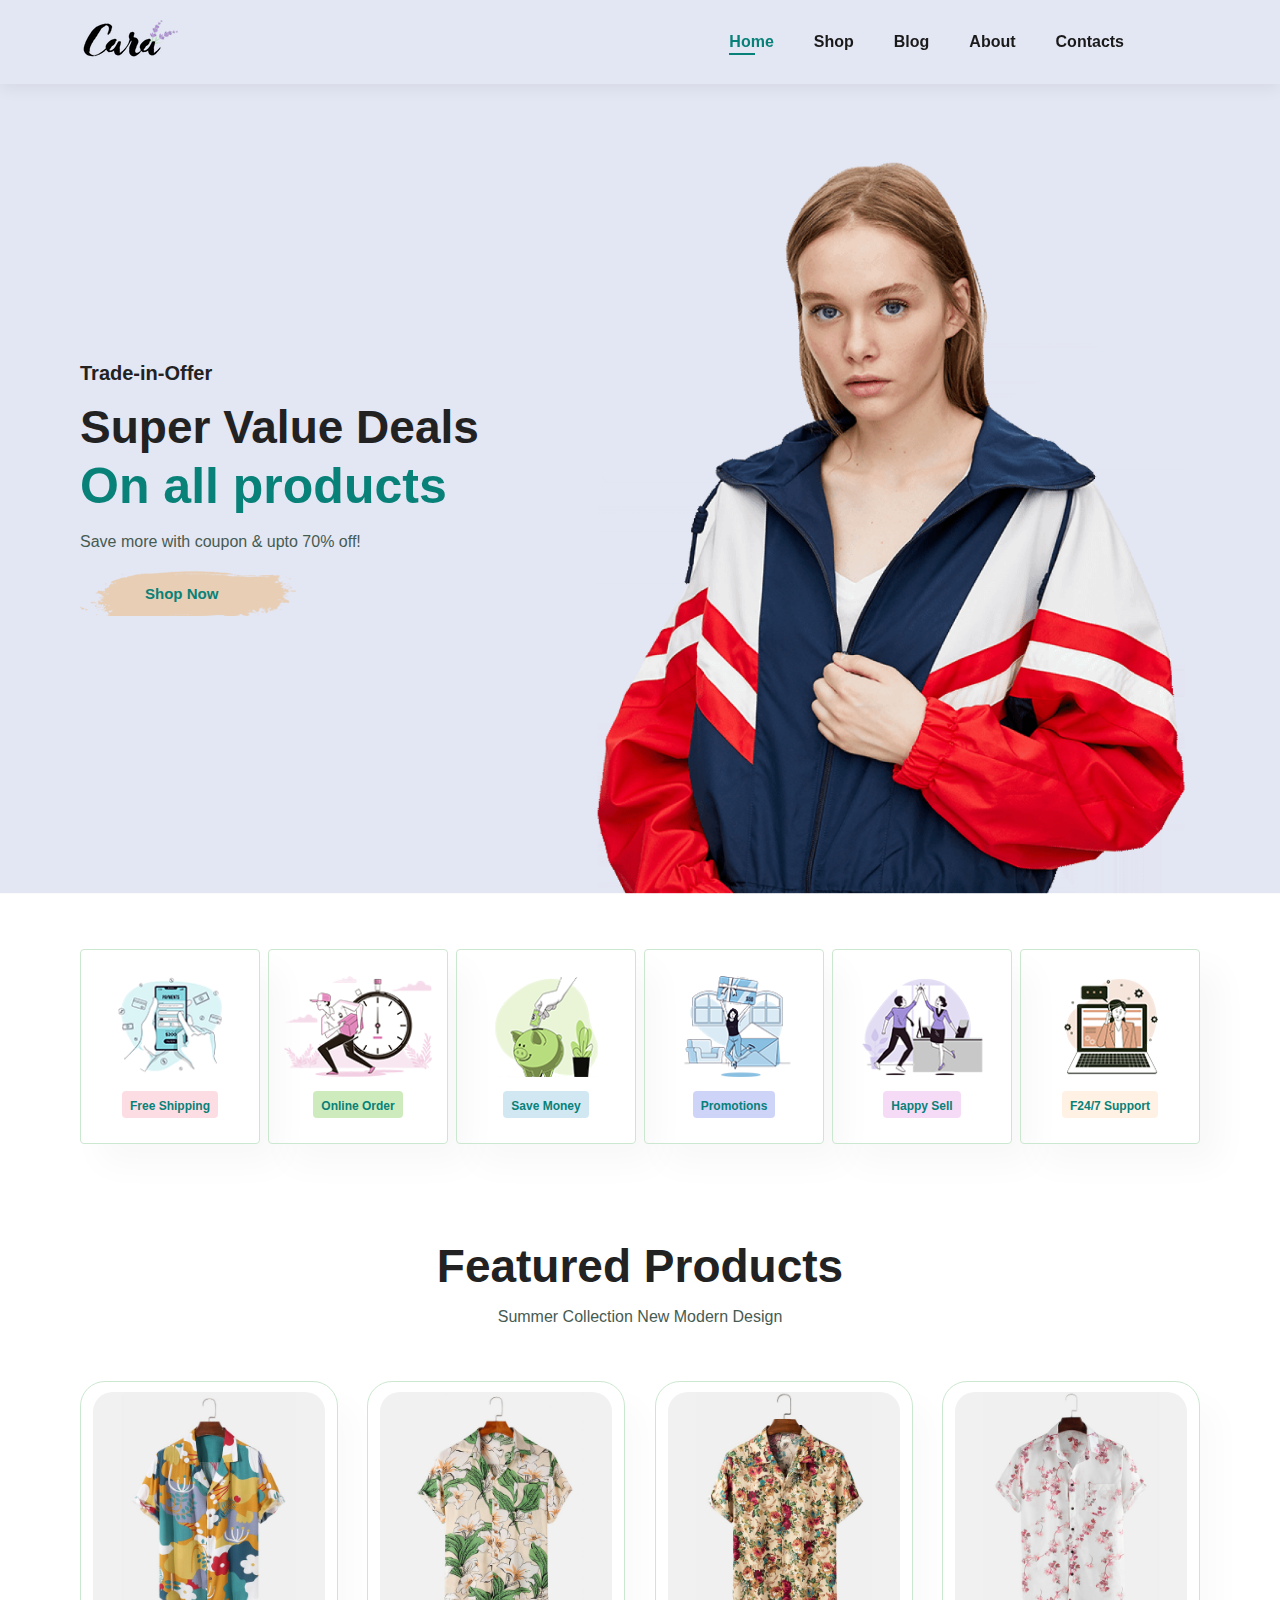
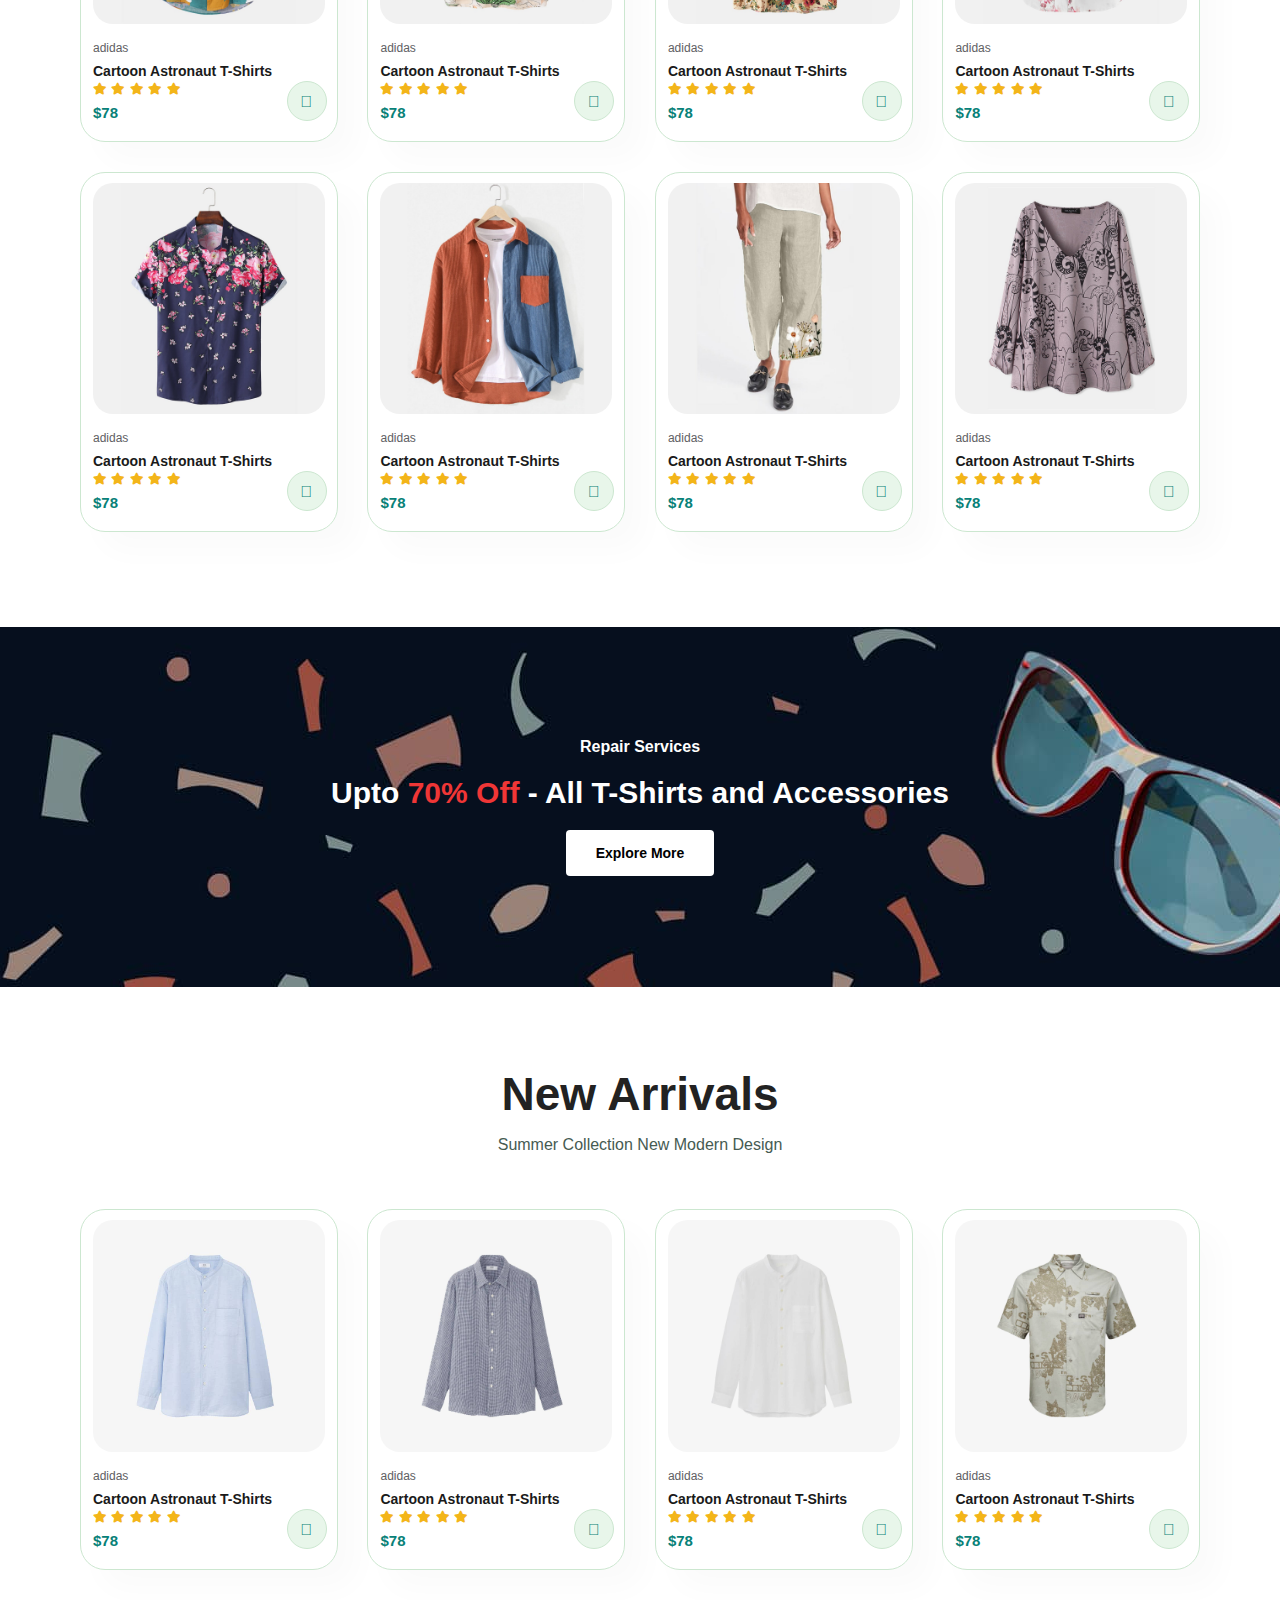
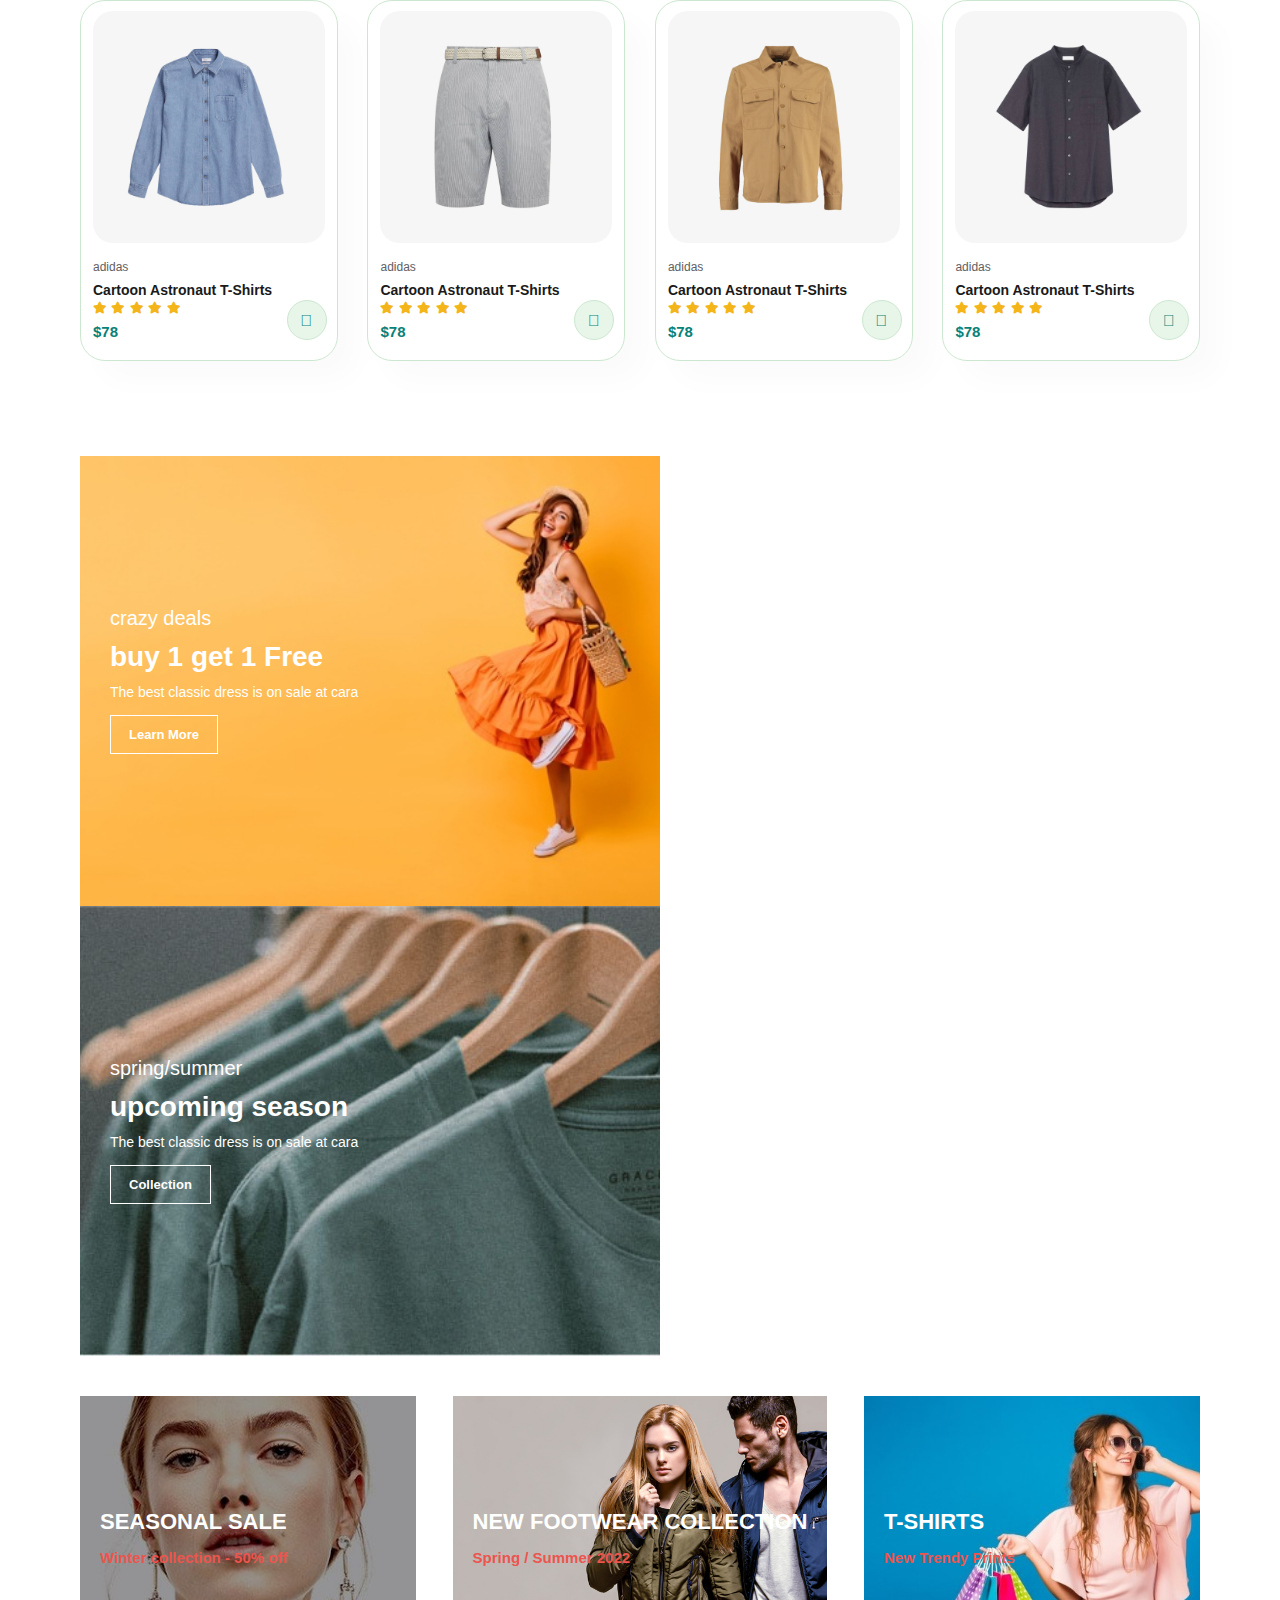
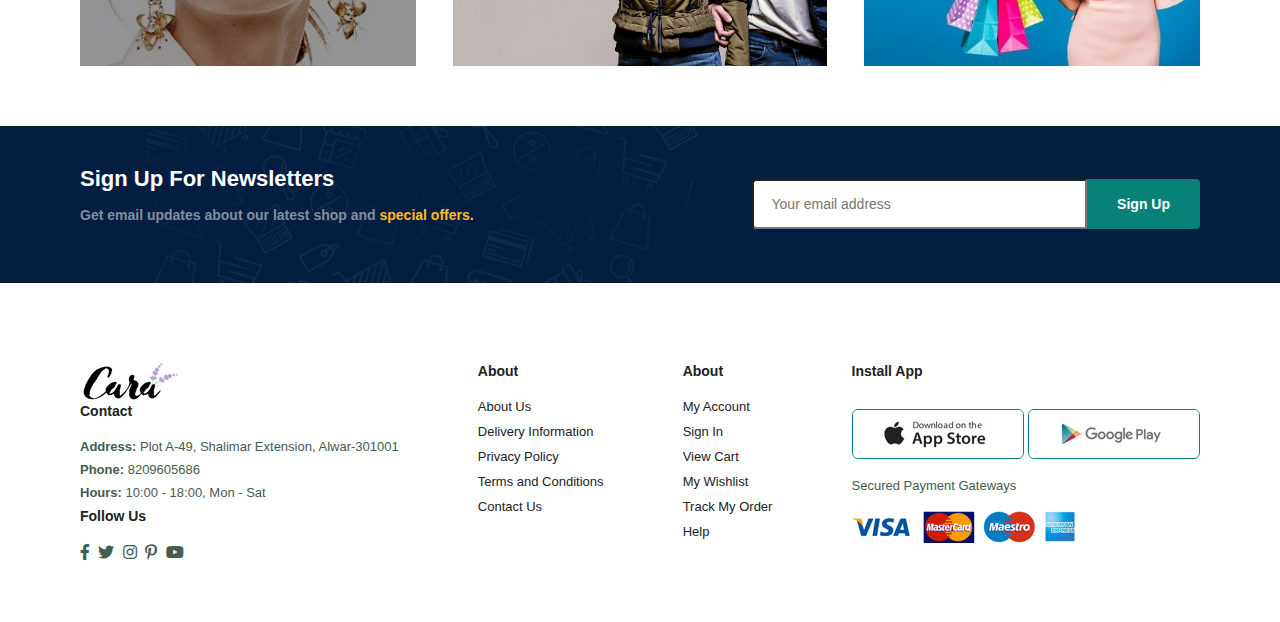
<file: index.html>
<!DOCTYPE html>
<html lang="en">

<head>
    <meta charset="UTF-8">
    <meta http-equiv="X-UA-Compatible" content="IE=edge">
    <meta name="viewport" content="width=device-width, initial-scale=1.0">
    <title>MyCart - Home</title>
    <link rel="stylesheet" href="https://pro.fontawesome.com/releases/v5.10.0/css/all.css"/>

    <link rel="stylesheet" href="style.css">
</head>

<body>

    <section id="header">
        <a href="#"><img src="img/logo.png" class="logo" alt="Wait!!!"></a>
        <div>
            <ul id="navbar">
                <li><a class="active" href="index.html">Home</a></li>
                <li><a href="shop.html">Shop</a></li>
                <li><a href="blog.html">Blog</a></li>
                <li><a href="about.html">About</a></li>
                <li><a href="contact.html">Contacts</a></li>
                <li><a href="cart.html"><i class="far fa-shopping-bag"></i></a></li>
            </ul>
        </div>
    </section>

    <section id="hero">
        <h4>Trade-in-Offer</h4>
        <h2>Super Value Deals</h2>
        <h1>On all products</h1>
        <p>Save more with coupon & upto 70% off!</p>
        <button onclick="window.location.href='shop.html';">Shop Now</button>
    </section>


    <section id="feature" class="section-p1">
        <div class="fe-box">
            <img src="img/features/f1.png" alt="">
            <h6>Free Shipping</h6>
        </div>
        <div class="fe-box">
            <img src="img/features/f2.png" alt="">
            <h6>Online Order</h6>
        </div>
        <div class="fe-box">
            <img src="img/features/f3.png" alt="">
            <h6>Save Money</h6>
        </div>
        <div class="fe-box">
            <img src="img/features/f4.png" alt="">
            <h6>Promotions</h6>
        </div>
        <div class="fe-box">
            <img src="img/features/f5.png" alt="">
            <h6>Happy Sell</h6>
        </div>
        <div class="fe-box">
            <img src="img/features/f6.png" alt="">
            <h6>F24/7 Support</h6>
        </div>
    </section>

    <section id="product1" class="section-p1">
        <h2>Featured Products</h2>
        <p>Summer Collection New Modern Design</p>
        <div class="pro-container">
            <div class="pro" onclick="window.location.href='sproduct.html';">
                <img src="img/products/f1.jpg" alt="">
                <div class="des">
                    <span>adidas</span>
                    <h5>Cartoon Astronaut T-Shirts</h5>
                    <div class="star">
                        <i class="fas fa-star"></i>
                        <i class="fas fa-star"></i>
                        <i class="fas fa-star"></i>
                        <i class="fas fa-star"></i>
                        <i class="fas fa-star"></i>
                    </div>
                    <h4>$78</h4>
                </div>
                <a href="cart.html"><i class="fal fa-shopping-cart cart"></i></a>
            </div>
            <div class="pro">
                <img src="img/products/f2.jpg" alt="">
                <div class="des">
                    <span>adidas</span>
                    <h5>Cartoon Astronaut T-Shirts</h5>
                    <div class="star">
                        <i class="fas fa-star"></i>
                        <i class="fas fa-star"></i>
                        <i class="fas fa-star"></i>
                        <i class="fas fa-star"></i>
                        <i class="fas fa-star"></i>
                    </div>
                    <h4>$78</h4>
                </div>
                <a href="#"><i class="fal fa-shopping-cart cart"></i></a>
            </div>
            <div class="pro">
                <img src="img/products/f3.jpg" alt="">
                <div class="des">
                    <span>adidas</span>
                    <h5>Cartoon Astronaut T-Shirts</h5>
                    <div class="star">
                        <i class="fas fa-star"></i>
                        <i class="fas fa-star"></i>
                        <i class="fas fa-star"></i>
                        <i class="fas fa-star"></i>
                        <i class="fas fa-star"></i>
                    </div>
                    <h4>$78</h4>
                </div>
                <a href="#"><i class="fal fa-shopping-cart cart"></i></a>
            </div>
            <div class="pro">
                <img src="img/products/f4.jpg" alt="">
                <div class="des">
                    <span>adidas</span>
                    <h5>Cartoon Astronaut T-Shirts</h5>
                    <div class="star">
                        <i class="fas fa-star"></i>
                        <i class="fas fa-star"></i>
                        <i class="fas fa-star"></i>
                        <i class="fas fa-star"></i>
                        <i class="fas fa-star"></i>
                    </div>
                    <h4>$78</h4>
                </div>
                <a href="#"><i class="fal fa-shopping-cart cart"></i></a>
            </div>
            <div class="pro">
                <img src="img/products/f5.jpg" alt="">
                <div class="des">
                    <span>adidas</span>
                    <h5>Cartoon Astronaut T-Shirts</h5>
                    <div class="star">
                        <i class="fas fa-star"></i>
                        <i class="fas fa-star"></i>
                        <i class="fas fa-star"></i>
                        <i class="fas fa-star"></i>
                        <i class="fas fa-star"></i>
                    </div>
                    <h4>$78</h4>
                </div>
                <a href="#"><i class="fal fa-shopping-cart cart"></i></a>
            </div>
            <div class="pro">
                <img src="img/products/f6.jpg" alt="">
                <div class="des">
                    <span>adidas</span>
                    <h5>Cartoon Astronaut T-Shirts</h5>
                    <div class="star">
                        <i class="fas fa-star"></i>
                        <i class="fas fa-star"></i>
                        <i class="fas fa-star"></i>
                        <i class="fas fa-star"></i>
                        <i class="fas fa-star"></i>
                    </div>
                    <h4>$78</h4>
                </div>
                <a href="#"><i class="fal fa-shopping-cart cart"></i></a>
            </div>
            <div class="pro">
                <img src="img/products/f7.jpg" alt="">
                <div class="des">
                    <span>adidas</span>
                    <h5>Cartoon Astronaut T-Shirts</h5>
                    <div class="star">
                        <i class="fas fa-star"></i>
                        <i class="fas fa-star"></i>
                        <i class="fas fa-star"></i>
                        <i class="fas fa-star"></i>
                        <i class="fas fa-star"></i>
                    </div>
                    <h4>$78</h4>
                </div>
                <a href="#"><i class="fal fa-shopping-cart cart"></i></a>
            </div>
            <div class="pro">
                <img src="img/products/f8.jpg" alt="">
                <div class="des">
                    <span>adidas</span>
                    <h5>Cartoon Astronaut T-Shirts</h5>
                    <div class="star">
                        <i class="fas fa-star"></i>
                        <i class="fas fa-star"></i>
                        <i class="fas fa-star"></i>
                        <i class="fas fa-star"></i>
                        <i class="fas fa-star"></i>
                    </div>
                    <h4>$78</h4>
                </div>
                <a href="#"><i class="fal fa-shopping-cart cart"></i></a>
            </div>
        </div>
    </section>

    <section id="banner" class="section-m1">
        <h4>Repair Services</h4>
        <h2>Upto <span>70% Off</span> - All T-Shirts and Accessories</h2>
        <button class="normal" onclick="ImageHosting_Click()">Explore More</button>
    </section>

    <section id="product1" class="section-p1">
        <h2>New Arrivals</h2>
        <p>Summer Collection New Modern Design</p>
        <div class="pro-container">
            <div class="pro">
                <img src="img/products/n1.jpg" alt="">
                <div class="des">
                    <span>adidas</span>
                    <h5>Cartoon Astronaut T-Shirts</h5>
                    <div class="star">
                        <i class="fas fa-star"></i>
                        <i class="fas fa-star"></i>
                        <i class="fas fa-star"></i>
                        <i class="fas fa-star"></i>
                        <i class="fas fa-star"></i>
                    </div>
                    <h4>$78</h4>
                </div>
                <a href="#"><i class="fal fa-shopping-cart cart"></i></a>
            </div>
            <div class="pro">
                <img src="img/products/n2.jpg" alt="">
                <div class="des">
                    <span>adidas</span>
                    <h5>Cartoon Astronaut T-Shirts</h5>
                    <div class="star">
                        <i class="fas fa-star"></i>
                        <i class="fas fa-star"></i>
                        <i class="fas fa-star"></i>
                        <i class="fas fa-star"></i>
                        <i class="fas fa-star"></i>
                    </div>
                    <h4>$78</h4>
                </div>
                <a href="#"><i class="fal fa-shopping-cart cart"></i></a>
            </div>
            <div class="pro">
                <img src="img/products/n3.jpg" alt="">
                <div class="des">
                    <span>adidas</span>
                    <h5>Cartoon Astronaut T-Shirts</h5>
                    <div class="star">
                        <i class="fas fa-star"></i>
                        <i class="fas fa-star"></i>
                        <i class="fas fa-star"></i>
                        <i class="fas fa-star"></i>
                        <i class="fas fa-star"></i>
                    </div>
                    <h4>$78</h4>
                </div>
                <a href="#"><i class="fal fa-shopping-cart cart"></i></a>
            </div>
            <div class="pro">
                <img src="img/products/n4.jpg" alt="">
                <div class="des">
                    <span>adidas</span>
                    <h5>Cartoon Astronaut T-Shirts</h5>
                    <div class="star">
                        <i class="fas fa-star"></i>
                        <i class="fas fa-star"></i>
                        <i class="fas fa-star"></i>
                        <i class="fas fa-star"></i>
                        <i class="fas fa-star"></i>
                    </div>
                    <h4>$78</h4>
                </div>
                <a href="#"><i class="fal fa-shopping-cart cart"></i></a>
            </div>
            <div class="pro">
                <img src="img/products/n5.jpg" alt="">
                <div class="des">
                    <span>adidas</span>
                    <h5>Cartoon Astronaut T-Shirts</h5>
                    <div class="star">
                        <i class="fas fa-star"></i>
                        <i class="fas fa-star"></i>
                        <i class="fas fa-star"></i>
                        <i class="fas fa-star"></i>
                        <i class="fas fa-star"></i>
                    </div>
                    <h4>$78</h4>
                </div>
                <a href="#"><i class="fal fa-shopping-cart cart"></i></a>
            </div>
            <div class="pro">
                <img src="img/products/n6.jpg" alt="">
                <div class="des">
                    <span>adidas</span>
                    <h5>Cartoon Astronaut T-Shirts</h5>
                    <div class="star">
                        <i class="fas fa-star"></i>
                        <i class="fas fa-star"></i>
                        <i class="fas fa-star"></i>
                        <i class="fas fa-star"></i>
                        <i class="fas fa-star"></i>
                    </div>
                    <h4>$78</h4>
                </div>
                <a href="#"><i class="fal fa-shopping-cart cart"></i></a>
            </div>
            <div class="pro">
                <img src="img/products/n7.jpg" alt="">
                <div class="des">
                    <span>adidas</span>
                    <h5>Cartoon Astronaut T-Shirts</h5>
                    <div class="star">
                        <i class="fas fa-star"></i>
                        <i class="fas fa-star"></i>
                        <i class="fas fa-star"></i>
                        <i class="fas fa-star"></i>
                        <i class="fas fa-star"></i>
                    </div>
                    <h4>$78</h4>
                </div>
                <a href="#"><i class="fal fa-shopping-cart cart"></i></a>
            </div>
            <div class="pro">
                <img src="img/products/n8.jpg" alt="">
                <div class="des">
                    <span>adidas</span>
                    <h5>Cartoon Astronaut T-Shirts</h5>
                    <div class="star">
                        <i class="fas fa-star"></i>
                        <i class="fas fa-star"></i>
                        <i class="fas fa-star"></i>
                        <i class="fas fa-star"></i>
                        <i class="fas fa-star"></i>
                    </div>
                    <h4>$78</h4>
                </div>
                <a href="#"><i class="fal fa-shopping-cart cart"></i></a>
            </div>
        </div>
    </section>

    <section id="sm-banner" class="section-p1">
        <div class="banner-box">
            <h4>crazy deals</h4>
            <h2>buy 1 get 1 Free</h2>
            <span>The best classic dress is on sale at cara</span>
            <button class="white" onclick="ImageHosting_Click()">Learn More</button>
        </div>
        <div class="banner-box banner-box2">
            <h4>spring/summer</h4>
            <h2>upcoming season</h2>
            <span>The best classic dress is on sale at cara</span>
            <button class="white" onclick="ImageHosting_Click()">Collection</button>
        </div>
    </section>

    <section id="banner3">
        <div class="banner-box">
           
            <h2>SEASONAL SALE</h2>
            <h3>Winter collection - 50% off</h3>
            
        </div>
        <div class="banner-box banner-box2">
           
            <h2>NEW FOOTWEAR COLLECTION</h2>
            <h3>Spring / Summer 2022</h3>
            
        </div>
        <div class="banner-box banner-box3">
           
            <h2>T-SHIRTS</h2>
            <h3>New Trendy Prints</h3>
            
        </div>
    </section>

    <section id="newsletter" class="section-p1 section-m1">
        <div class="newstext">
            <h4>Sign Up For Newsletters</h4>
            <p>Get email updates about our latest shop and <span>special offers.</span></p>
        </div>
        <div class="form">
            <input type="text" placeholder="Your email address">
            <button class="normal" onclick="SignUp_Click()">Sign Up</button>
        </div>
    </section>

    <footer class="section-p1">
        <div class="col">
            <img src="img/logo.png" alt="">
            <h4>Contact</h4>
            <p><strong>Address:</strong> Plot A-49, Shalimar Extension, Alwar-301001</p>
            <p><strong>Phone:</strong> 8209605686</p>
            <p><strong>Hours:</strong> 10:00 - 18:00, Mon - Sat</p>
            <div class="follow">
                <h4>Follow Us</h4>
                <div class="icon">
                    <i class="fab fa-facebook-f"></i>
                    <i class="fab fa-twitter"></i>
                    <i class="fab fa-instagram"></i>
                    <i class="fab fa-pinterest-p"></i>
                    <i class="fab fa-youtube"></i>
                </div>
            </div>
        </div>

        <div class="col">
            <h4>About</h4>
            <a href="#">About Us</a>
            <a href="#">Delivery Information</a>
            <a href="#">Privacy Policy</a>
            <a href="#">Terms and Conditions</a>
            <a href="#">Contact Us</a>
        </div>

        <div class="col">
            <h4>About</h4>
            <a href="#">My Account</a>
            <a href="#">Sign In</a>
            <a href="#">View Cart</a>
            <a href="#">My Wishlist</a>
            <a href="#">Track My Order</a>
            <a href="#">Help</a>
        </div>
        
        <div class="col install">
            <h4>Install App</h4>
            <div class="row">
                <img src="img/pay/app.jpg" alt="">
                <img src="img/pay/play.jpg" alt="">
            </div>
            <p>Secured Payment Gateways</p>
            <img src="img/pay/pay.png" alt="">
        </div>

        <!-- <div class="copyright">
            <p>© 2021, Bhanu Gaur - Ecommerce Website</p>
        </div> -->
    </footer>

    <script src="script.js"></script>
    <script>
        function ImageHosting_Click()
        {
            alert("Thank You for exploring my banners.");
        }
        function SignUp_Click()
        {
            alert("Thank you Signing Up in my Newsletters.");
        }
    </script>
</body>


</html>
</file>
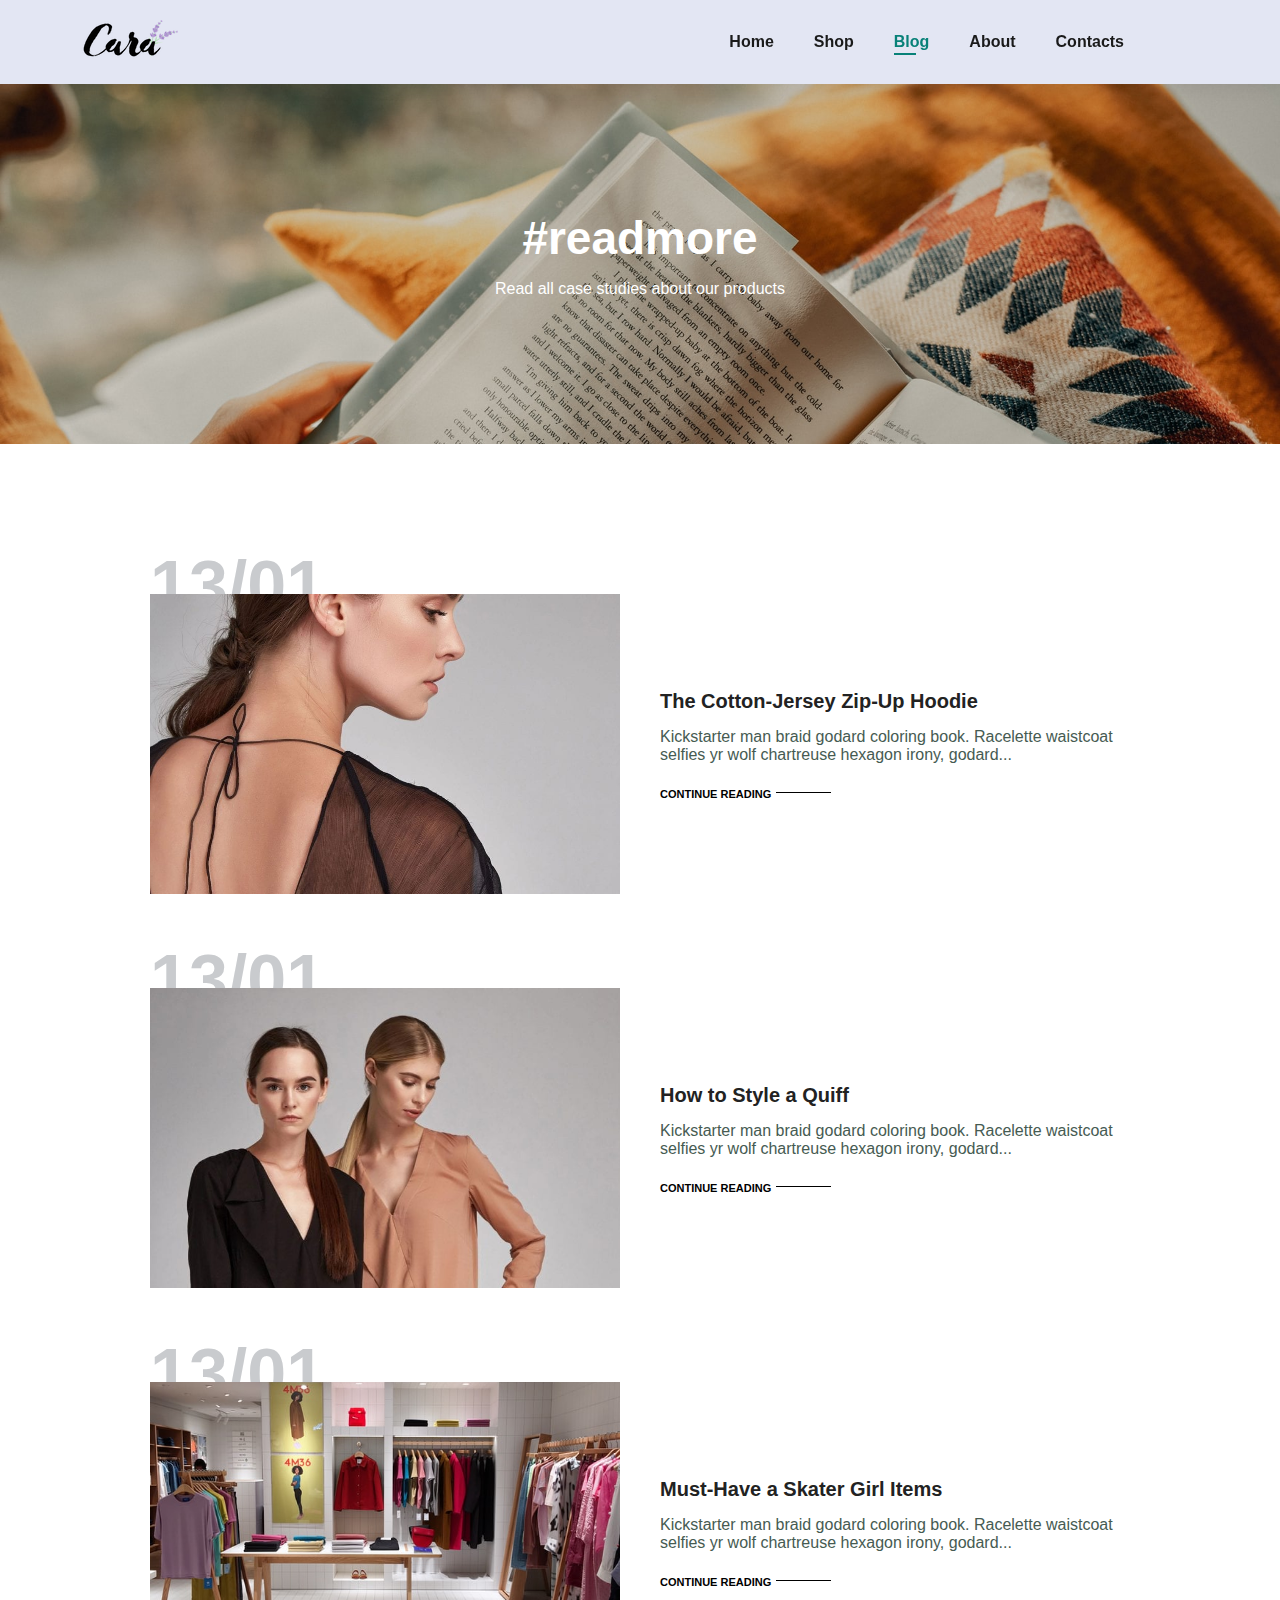
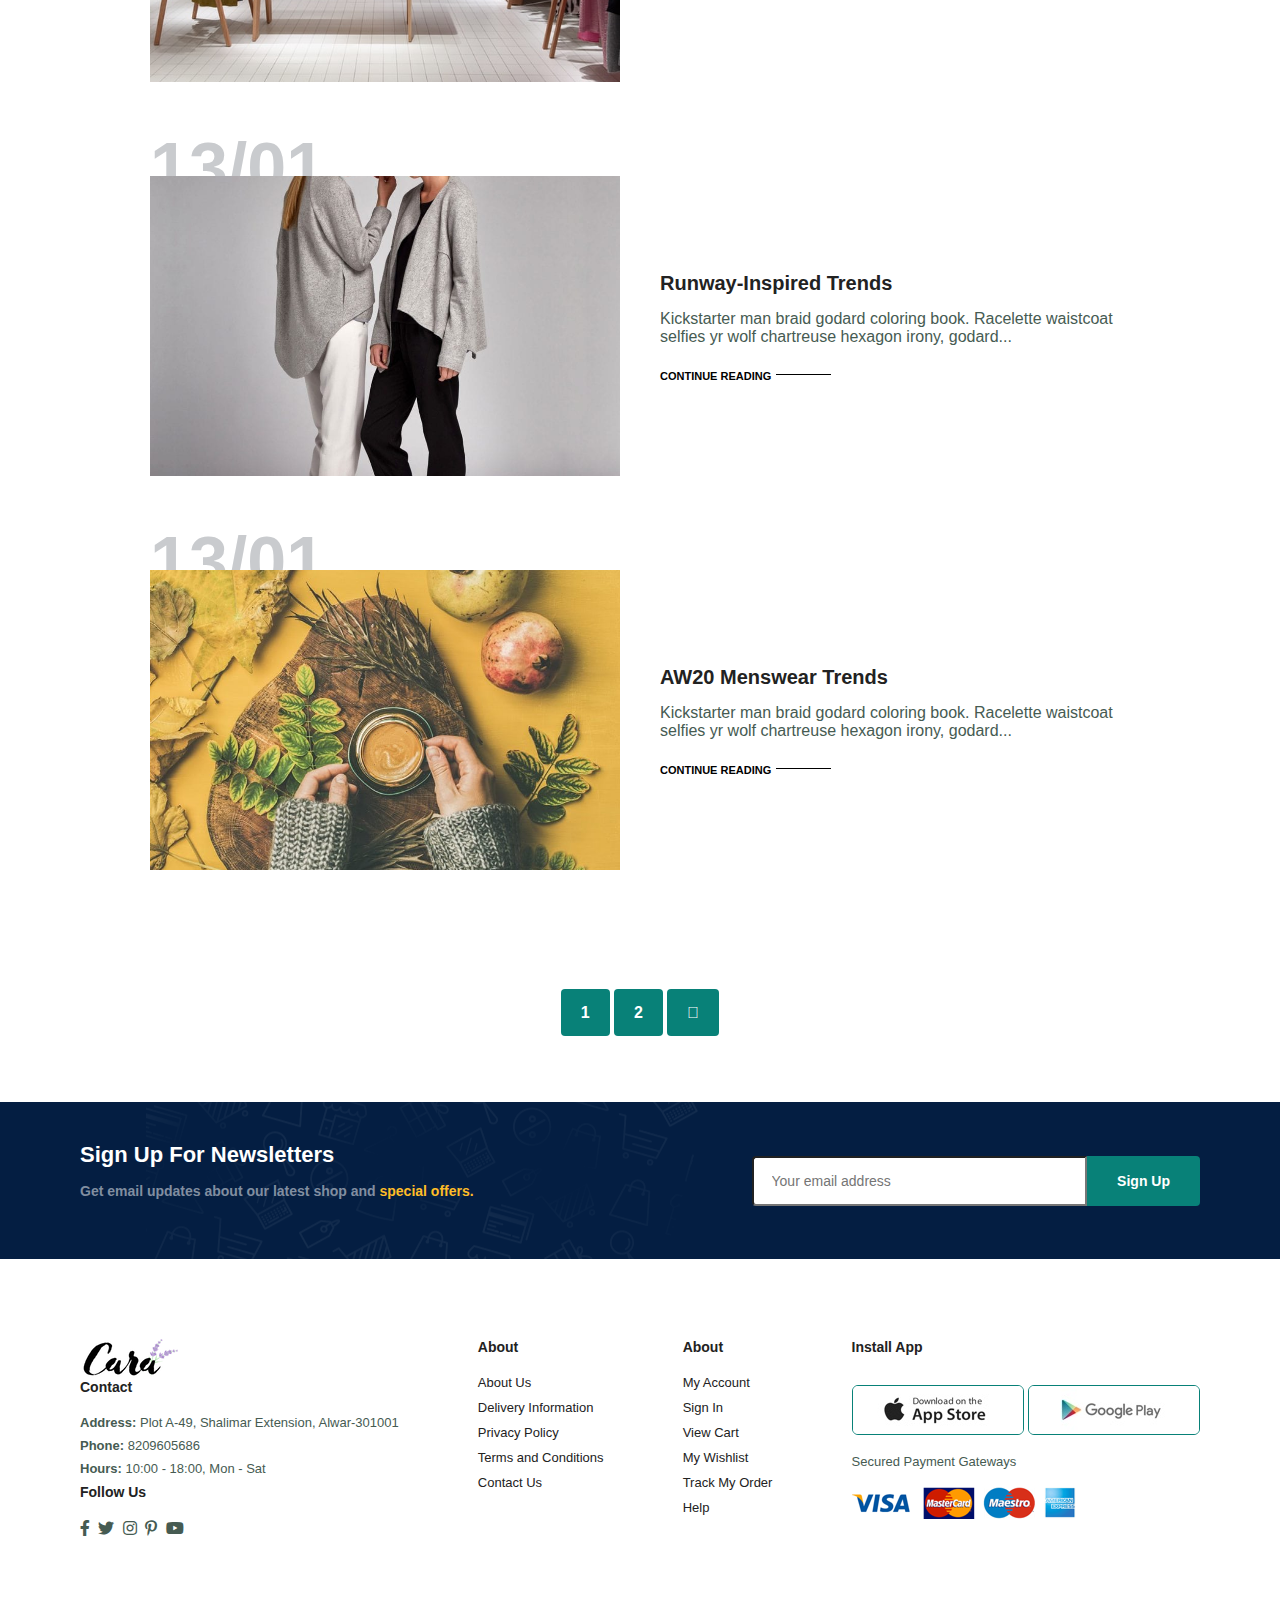
<file: blog.html>
<!DOCTYPE html>
<html lang="en">

<head>
    <meta charset="UTF-8">
    <meta http-equiv="X-UA-Compatible" content="IE=edge">
    <meta name="viewport" content="width=device-width, initial-scale=1.0">
    <title>MyCart - Blogs</title>
    <link rel="stylesheet" href="https://pro.fontawesome.com/releases/v5.10.0/css/all.css"/>

    <link rel="stylesheet" href="style.css">
</head>

<body>

    <section id="header">
        <a href="#"><img src="img/logo.png" class="logo" alt="Wait!!!"></a>
        <div>
            <ul id="navbar">
                <li><a href="index.html">Home</a></li>
                <li><a href="shop.html">Shop</a></li>
                <li><a class="active" href="blog.html">Blog</a></li>
                <li><a href="about.html">About</a></li>
                <li><a href="contact.html">Contacts</a></li>
                <li><a href="cart.html"><i class="far fa-shopping-bag"></i></a></li>
            </ul>
        </div>
    </section>

    <section id="page-header" class="blog-header">
        
        <h2>#readmore</h2>
        
        <p>Read all case studies about our products</p>
        
    </section>
    
    <section id="blog">
        <div class="blog-box">
            <div class="blog-img">
                <img src="img/blog/b1.jpg" alt="">
            </div>
            <div class="blog-details">
                <h4>The Cotton-Jersey Zip-Up Hoodie</h4>
                <p>Kickstarter man braid godard coloring book. Racelette waistcoat selfies
                    yr wolf chartreuse hexagon irony, godard...</p>
                    <a href="#">CONTINUE READING</a>
            </div>
            <h1>13/01</h1>
        </div>

        <div class="blog-box">
            <div class="blog-img">
                <img src="img/blog/b2.jpg" alt="">
            </div>
            <div class="blog-details">
                <h4>How to Style a Quiff</h4>
                <p>Kickstarter man braid godard coloring book. Racelette waistcoat selfies
                    yr wolf chartreuse hexagon irony, godard...</p>
                    <a href="#">CONTINUE READING</a>
            </div>
            <h1>13/01</h1>
        </div>

        <div class="blog-box">
            <div class="blog-img">
                <img src="img/blog/b3.jpg" alt="">
            </div>
            <div class="blog-details">
                <h4>Must-Have a Skater Girl Items</h4>
                <p>Kickstarter man braid godard coloring book. Racelette waistcoat selfies
                    yr wolf chartreuse hexagon irony, godard...</p>
                    <a href="#">CONTINUE READING</a>
            </div>
            <h1>13/01</h1>
        </div>

        <div class="blog-box">
            <div class="blog-img">
                <img src="img/blog/b4.jpg" alt="">
            </div>
            <div class="blog-details">
                <h4>Runway-Inspired Trends</h4>
                <p>Kickstarter man braid godard coloring book. Racelette waistcoat selfies
                    yr wolf chartreuse hexagon irony, godard...</p>
                    <a href="#">CONTINUE READING</a>
            </div>
            <h1>13/01</h1>
        </div>

        <div class="blog-box">
            <div class="blog-img">
                <img src="img/blog/b6.jpg" alt="">
            </div>
            <div class="blog-details">
                <h4>AW20 Menswear Trends</h4>
                <p>Kickstarter man braid godard coloring book. Racelette waistcoat selfies
                    yr wolf chartreuse hexagon irony, godard...</p>
                    <a href="#">CONTINUE READING</a>
            </div>
            <h1>13/01</h1>
        </div>
    </section>

    <section id="pagination" class="section-p1">
        <a href="#">1</a>
        <a href="#">2</a>
        <a href="#"><i class="fal fa-long-arrow-alt-right"></i></a>
    </section>    

    

    <section id="newsletter" class="section-p1 section-m1">
        <div class="newstext">
            <h4>Sign Up For Newsletters</h4>
            <p>Get email updates about our latest shop and <span>special offers.</span></p>
        </div>
        <div class="form">
            <input type="text" placeholder="Your email address">
            <button class="normal">Sign Up</button>
        </div>
    </section>

    <footer class="section-p1">
        <div class="col">
            <img src="img/logo.png" alt="">
            <h4>Contact</h4>
            <p><strong>Address:</strong> Plot A-49, Shalimar Extension, Alwar-301001</p>
            <p><strong>Phone:</strong> 8209605686</p>
            <p><strong>Hours:</strong> 10:00 - 18:00, Mon - Sat</p>
            <div class="follow">
                <h4>Follow Us</h4>
                <div class="icon">
                    <i class="fab fa-facebook-f"></i>
                    <i class="fab fa-twitter"></i>
                    <i class="fab fa-instagram"></i>
                    <i class="fab fa-pinterest-p"></i>
                    <i class="fab fa-youtube"></i>
                </div>
            </div>
        </div>

        <div class="col">
            <h4>About</h4>
            <a href="#">About Us</a>
            <a href="#">Delivery Information</a>
            <a href="#">Privacy Policy</a>
            <a href="#">Terms and Conditions</a>
            <a href="#">Contact Us</a>
        </div>

        <div class="col">
            <h4>About</h4>
            <a href="#">My Account</a>
            <a href="#">Sign In</a>
            <a href="#">View Cart</a>
            <a href="#">My Wishlist</a>
            <a href="#">Track My Order</a>
            <a href="#">Help</a>
        </div>
        
        <div class="col install">
            <h4>Install App</h4>
            <div class="row">
                <img src="img/pay/app.jpg" alt="">
                <img src="img/pay/play.jpg" alt="">
            </div>
            <p>Secured Payment Gateways</p>
            <img src="img/pay/pay.png" alt="">
        </div>

        <!-- <div class="copyright">
            <p>© 2021, Bhanu Gaur - Ecommerce Website</p>
        </div> -->
    </footer>

    <script src="script.js"></script>
</body>

</html>
</file>
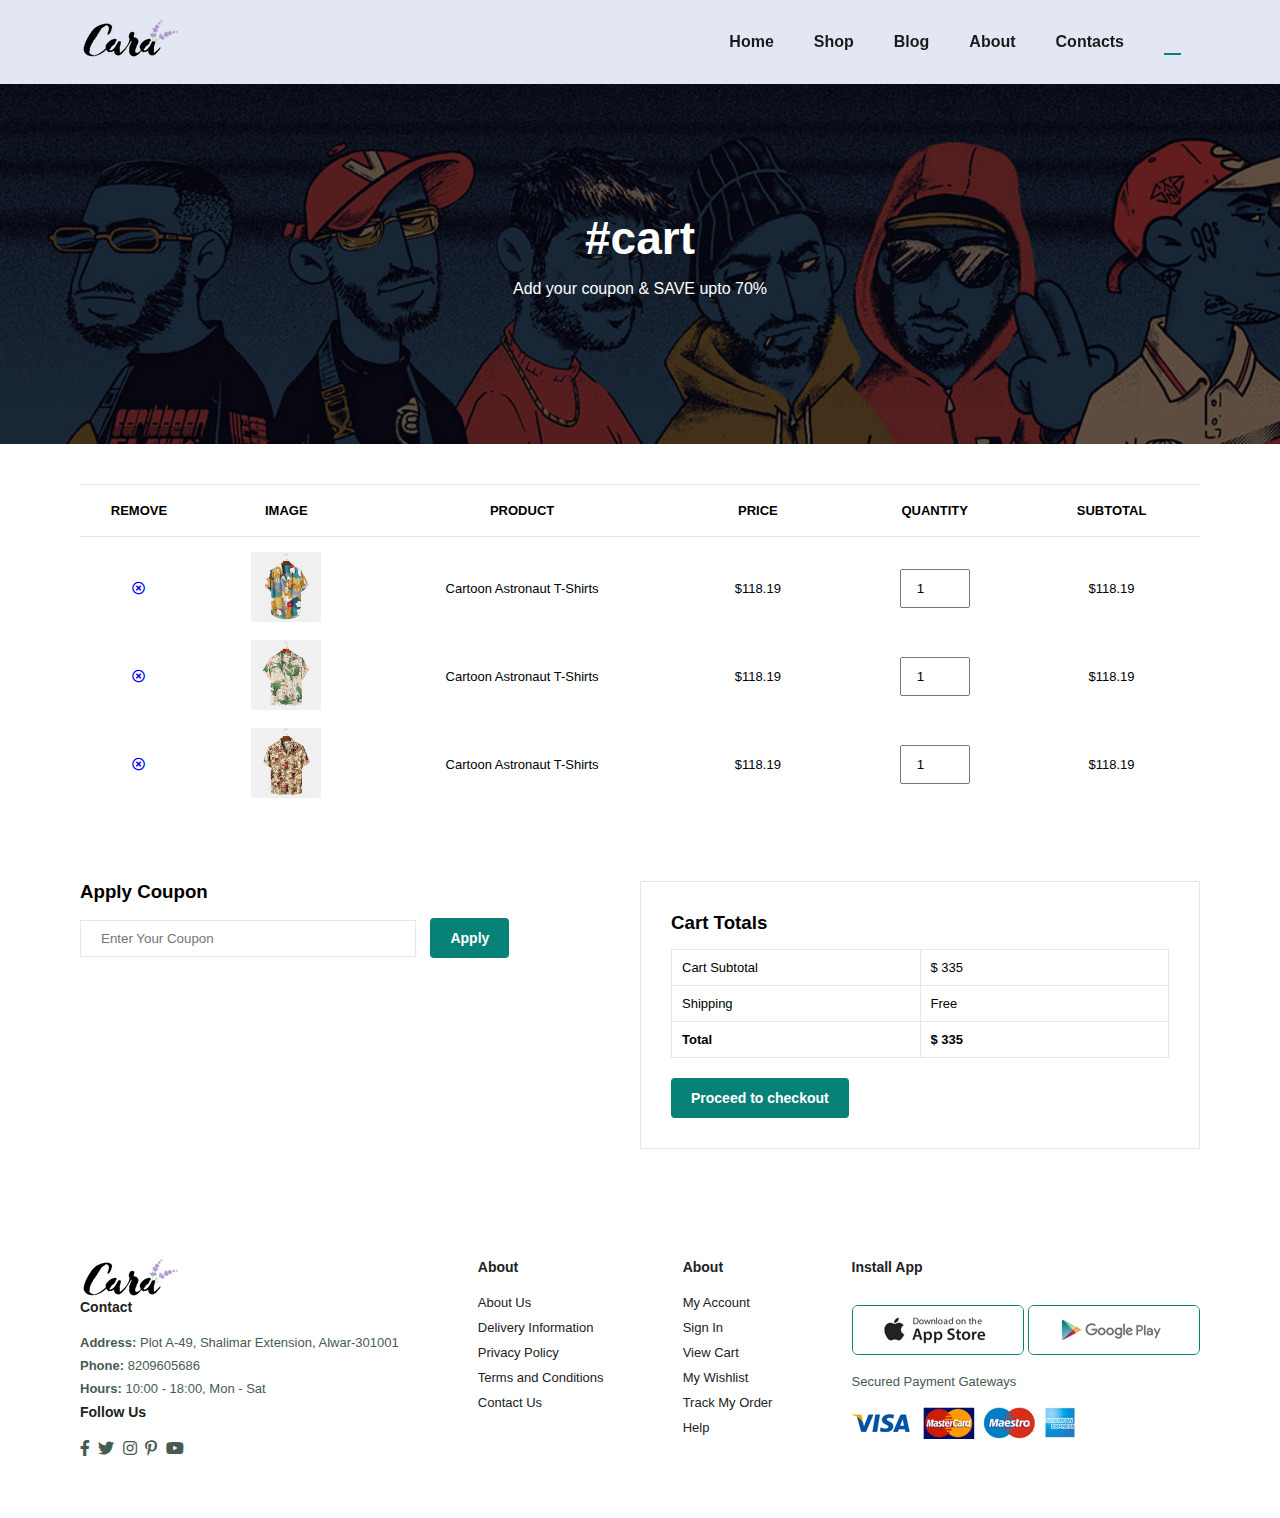
<file: cart.html>
<!DOCTYPE html>
<html lang="en">

<head>
    <meta charset="UTF-8">
    <meta http-equiv="X-UA-Compatible" content="IE=edge">
    <meta name="viewport" content="width=device-width, initial-scale=1.0">
    <title>MyCart - Payment</title>
    <link rel="stylesheet" href="https://pro.fontawesome.com/releases/v5.10.0/css/all.css" />

    <link rel="stylesheet" href="style.css">
</head>

<body>

    <section id="header">
        <a href="#"><img src="img/logo.png" class="logo" alt="Wait!!!"></a>
        <div>
            <ul id="navbar">
                <li><a href="index.html">Home</a></li>
                <li><a href="shop.html">Shop</a></li>
                <li><a href="blog.html">Blog</a></li>
                <li><a href="about.html">About</a></li>
                <li><a href="contact.html">Contacts</a></li>
                <li><a class="active" href="cart.html"><i class="far fa-shopping-bag"></i></a></li>
            </ul>
        </div>
    </section>

    <section id="page-header" class="about-header">

        <h2>#cart</h2>

        <p>Add your coupon & SAVE upto 70%</p>

    </section>

    <section id="cart" class="section-p1">
        <table width="100%">
            <thead>
                <td>Remove</td>
                <td>Image</td>
                <td>Product</td>
                <td>Price</td>
                <td>Quantity</td>
                <td>Subtotal</td>
            </thead>
            <tbody>
                <tr>
                    <td><a href="#"><i class="far fa-times-circle"></i></a></td>
                    <td><img src="img/products/f1.jpg" alt=""></td>
                    <td>Cartoon Astronaut T-Shirts</td>
                    <td>$118.19</td>
                    <td><input type="number" value="1"></td>
                    <td>$118.19</td>
                </tr>

                <tr>
                    <td><a href="#"><i class="far fa-times-circle"></i></a></td>
                    <td><img src="img/products/f2.jpg" alt=""></td>
                    <td>Cartoon Astronaut T-Shirts</td>
                    <td>$118.19</td>
                    <td><input type="number" value="1"></td>
                    <td>$118.19</td>
                </tr>

                <tr>
                    <td><a href="#"><i class="far fa-times-circle"></i></a></td>
                    <td><img src="img/products/f3.jpg" alt=""></td>
                    <td>Cartoon Astronaut T-Shirts</td>
                    <td>$118.19</td>
                    <td><input type="number" value="1"></td>
                    <td>$118.19</td>
                </tr>
            </tbody>
        </table>
    </section>

    <section id="cart-add" class="section-p1">
        <div id="coupon">
            <h3>Apply  Coupon</h3>
            <div>
                <input type="text" placeholder="Enter Your Coupon">
                <button class="normal">Apply</button>
            </div>
        </div>

        <div id="subtotal">
            <h3>Cart Totals</h3>
            <table>
                <tr>
                    <td>Cart Subtotal</td>
                    <td>$ 335</td>
                </tr>
                <tr>
                    <td>Shipping</td>
                    <td>Free</td>
                </tr>
                <tr>
                    <td><strong>Total</strong></td>
                    <td><strong>$ 335</strong></td>
                </tr>
            </table>
            <button class="normal">Proceed to checkout</button>
        </div>
    </section>

    <footer class="section-p1">
        <div class="col">
            <img src="img/logo.png" alt="">
            <h4>Contact</h4>
            <p><strong>Address:</strong> Plot A-49, Shalimar Extension, Alwar-301001</p>
            <p><strong>Phone:</strong> 8209605686</p>
            <p><strong>Hours:</strong> 10:00 - 18:00, Mon - Sat</p>
            <div class="follow">
                <h4>Follow Us</h4>
                <div class="icon">
                    <i class="fab fa-facebook-f"></i>
                    <i class="fab fa-twitter"></i>
                    <i class="fab fa-instagram"></i>
                    <i class="fab fa-pinterest-p"></i>
                    <i class="fab fa-youtube"></i>
                </div>
            </div>
        </div>

        <div class="col">
            <h4>About</h4>
            <a href="#">About Us</a>
            <a href="#">Delivery Information</a>
            <a href="#">Privacy Policy</a>
            <a href="#">Terms and Conditions</a>
            <a href="#">Contact Us</a>
        </div>

        <div class="col">
            <h4>About</h4>
            <a href="#">My Account</a>
            <a href="#">Sign In</a>
            <a href="#">View Cart</a>
            <a href="#">My Wishlist</a>
            <a href="#">Track My Order</a>
            <a href="#">Help</a>
        </div>

        <div class="col install">
            <h4>Install App</h4>
            <div class="row">
                <img src="img/pay/app.jpg" alt="">
                <img src="img/pay/play.jpg" alt="">
            </div>
            <p>Secured Payment Gateways</p>
            <img src="img/pay/pay.png" alt="">
        </div>

        <!-- <div class="copyright">
            <p>© 2021, Bhanu Gaur - Ecommerce Website</p>
        </div> -->
    </footer>

    <script src="script.js"></script>
</body>

</html>
</file>
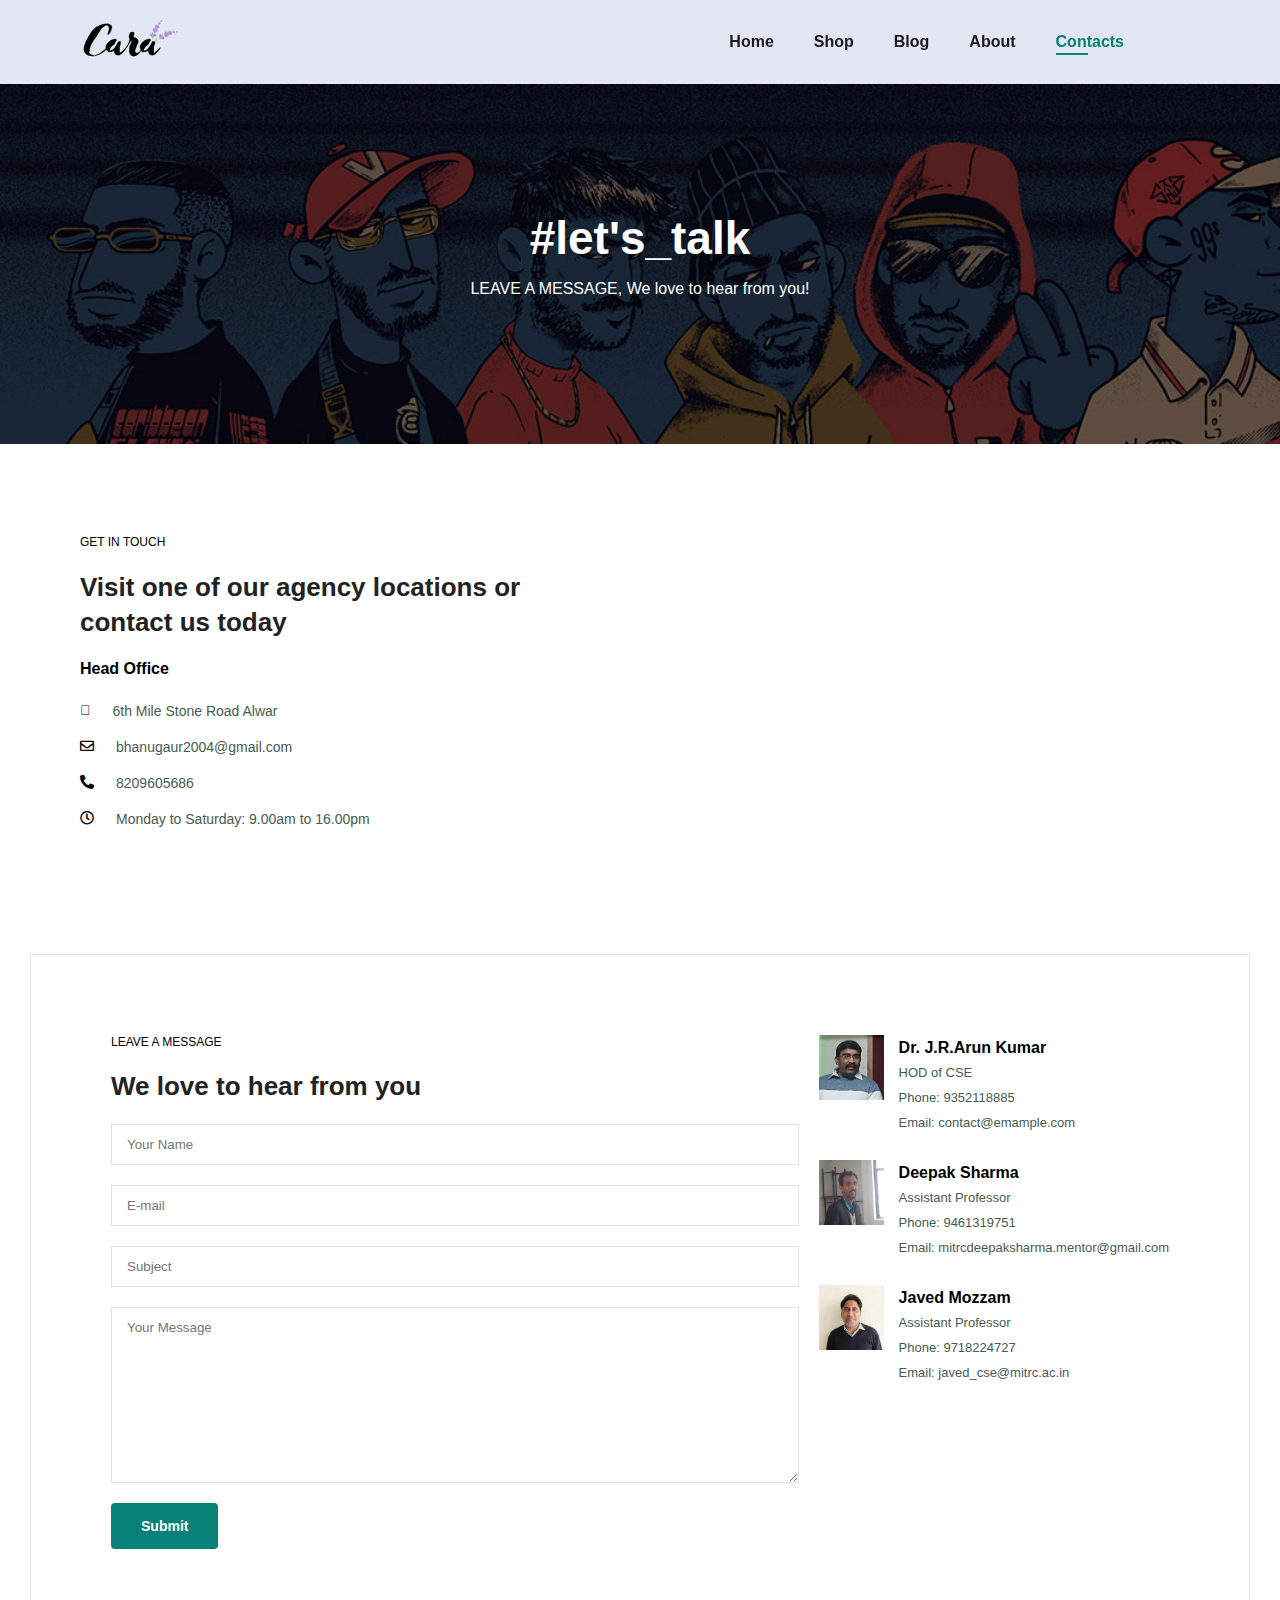
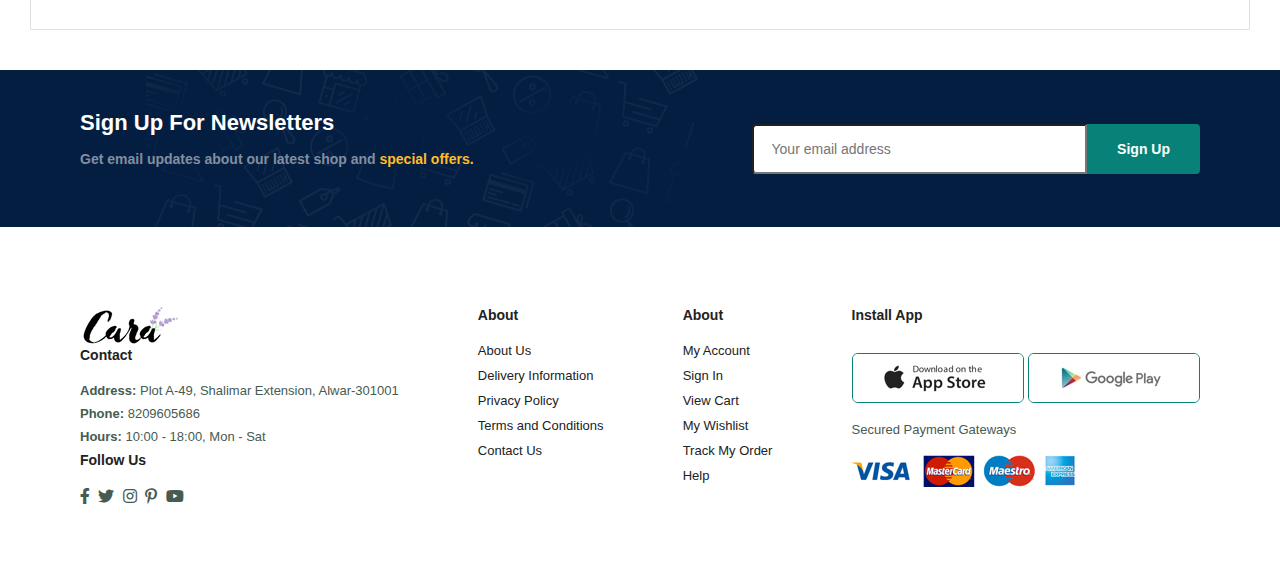
<file: contact.html>
<!DOCTYPE html>
<html lang="en">

<head>
    <meta charset="UTF-8">
    <meta http-equiv="X-UA-Compatible" content="IE=edge">
    <meta name="viewport" content="width=device-width, initial-scale=1.0">
    <title>MyCart - Contacts</title>
    <link rel="stylesheet" href="https://pro.fontawesome.com/releases/v5.10.0/css/all.css" />

    <link rel="stylesheet" href="style.css">
</head>

<body>

    <section id="header">
        <a href="#"><img src="img/logo.png" class="logo" alt="Wait!!!"></a>
        <div>
            <ul id="navbar">
                <li><a href="index.html">Home</a></li>
                <li><a href="shop.html">Shop</a></li>
                <li><a href="blog.html">Blog</a></li>
                <li><a href="about.html">About</a></li>
                <li><a class="active" href="contact.html">Contacts</a></li>
                <li><a href="cart.html"><i class="far fa-shopping-bag"></i></a></li>
            </ul>
        </div>
    </section>

    <section id="page-header" class="about-header">

        <h2>#let's_talk</h2>

        <p>LEAVE A MESSAGE, We love to hear from you!</p>

    </section>

    <section id="contact-details" class="section-p1">
        <div class="details">
            <span>GET IN TOUCH</span>
            <h2>Visit one of our agency locations or contact us today</h2>
            <h3>Head Office</h3>
            <div>
                <li>
                    <i class="fal fa-map"></i>
                    <p>6th Mile Stone Road Alwar</p>
                </li>
                <li>
                    <i class="far fa-envelope"></i>
                    <p>bhanugaur2004@gmail.com</p>
                </li>
                <li>
                    <i class="fas fa-phone-alt"></i>
                    <p>8209605686</p>
                </li>
                <li>
                    <i class="far fa-clock"></i>
                    <p>Monday to Saturday: 9.00am to 16.00pm</p>
                </li>
            </div>
        </div>

        <div class="map">
            <iframe
                src="https://www.google.com/maps/embed?pb=!1m18!1m12!1m3!1d3534.6877424170775!2d76.64802391492881!3d27.634186035310485!2m3!1f0!2f0!3f0!3m2!1i1024!2i768!4f13.1!3m3!1m2!1s0x397297f1a7657989%3A0x44d5000d280bfe8c!2sModern%20Institute%20of%20Technology%20and%20Research%20Centre!5e0!3m2!1sen!2sin!4v1673195790322!5m2!1sen!2sin"
                width="600" height="450" style="border:0;" allowfullscreen="" loading="lazy"
                referrerpolicy="no-referrer-when-downgrade"></iframe>
        </div>
    </section>

    <section id="form-details">
        <form action="">
            <span>LEAVE A MESSAGE</span>
            <h2>We love to hear from you</h2>
            <input type="text" placeholder="Your Name">
            <input type="text" placeholder="E-mail">
            <input type="text" placeholder="Subject">
            <textarea name="" id="" cols="30" rows="10" placeholder="Your Message"></textarea>
            <button class="normal">Submit</button>
        </form>

        <div class="people">
            <div>
                <img src="img/Arun Sir.jpeg" alt="">
                <p><span>Dr. J.R.Arun Kumar</span> HOD of CSE <br> Phone: 9352118885 <br> Email: contact@emample.com</p>
            </div>
            <div>
                <img src="img/Deepak Sir.jpeg" alt="">
                <p><span>Deepak Sharma</span> Assistant Professor <br> Phone: 9461319751 <br> Email: mitrcdeepaksharma.mentor@gmail.com</p>
            </div>
            <div>
                <img src="img/Javed Sir.jpeg" alt="">
                <p><span>Javed Mozzam</span> Assistant Professor <br> Phone: 9718224727 <br> Email: javed_cse@mitrc.ac.in</p>
            </div>
        </div>
    </section>


    <section id="newsletter" class="section-p1 section-m1">
        <div class="newstext">
            <h4>Sign Up For Newsletters</h4>
            <p>Get email updates about our latest shop and <span>special offers.</span></p>
        </div>
        <div class="form">
            <input type="text" placeholder="Your email address">
            <button class="normal">Sign Up</button>
        </div>
    </section>

    <footer class="section-p1">
        <div class="col">
            <img src="img/logo.png" alt="">
            <h4>Contact</h4>
            <p><strong>Address:</strong> Plot A-49, Shalimar Extension, Alwar-301001</p>
            <p><strong>Phone:</strong> 8209605686</p>
            <p><strong>Hours:</strong> 10:00 - 18:00, Mon - Sat</p>
            <div class="follow">
                <h4>Follow Us</h4>
                <div class="icon">
                    <i class="fab fa-facebook-f"></i>
                    <i class="fab fa-twitter"></i>
                    <i class="fab fa-instagram"></i>
                    <i class="fab fa-pinterest-p"></i>
                    <i class="fab fa-youtube"></i>
                </div>
            </div>
        </div>

        <div class="col">
            <h4>About</h4>
            <a href="#">About Us</a>
            <a href="#">Delivery Information</a>
            <a href="#">Privacy Policy</a>
            <a href="#">Terms and Conditions</a>
            <a href="#">Contact Us</a>
        </div>

        <div class="col">
            <h4>About</h4>
            <a href="#">My Account</a>
            <a href="#">Sign In</a>
            <a href="#">View Cart</a>
            <a href="#">My Wishlist</a>
            <a href="#">Track My Order</a>
            <a href="#">Help</a>
        </div>

        <div class="col install">
            <h4>Install App</h4>
            <div class="row">
                <img src="img/pay/app.jpg" alt="">
                <img src="img/pay/play.jpg" alt="">
            </div>
            <p>Secured Payment Gateways</p>
            <img src="img/pay/pay.png" alt="">
        </div>

        <!-- <div class="copyright">
            <p>© 2021, Bhanu Gaur - Ecommerce Website</p>
        </div> -->
    </footer>

    <script src="script.js"></script>
</body>

</html>
</file>
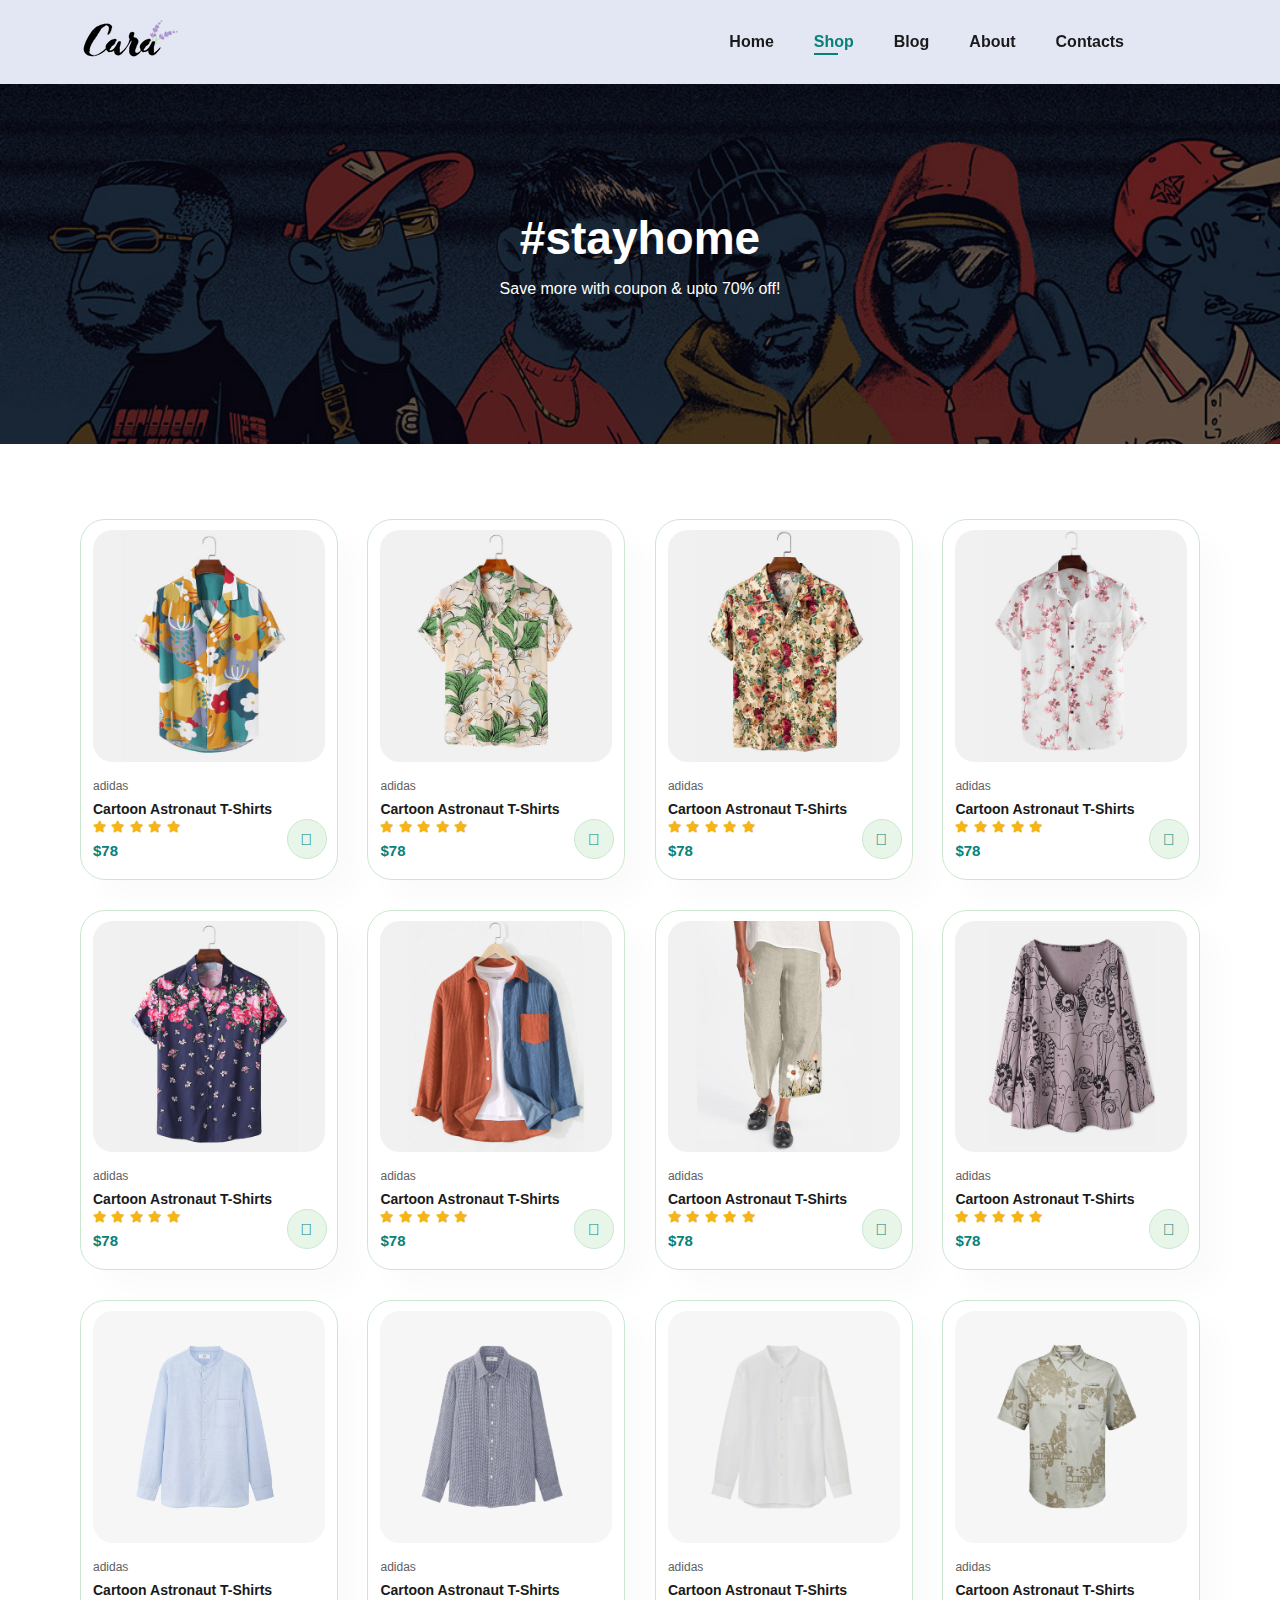
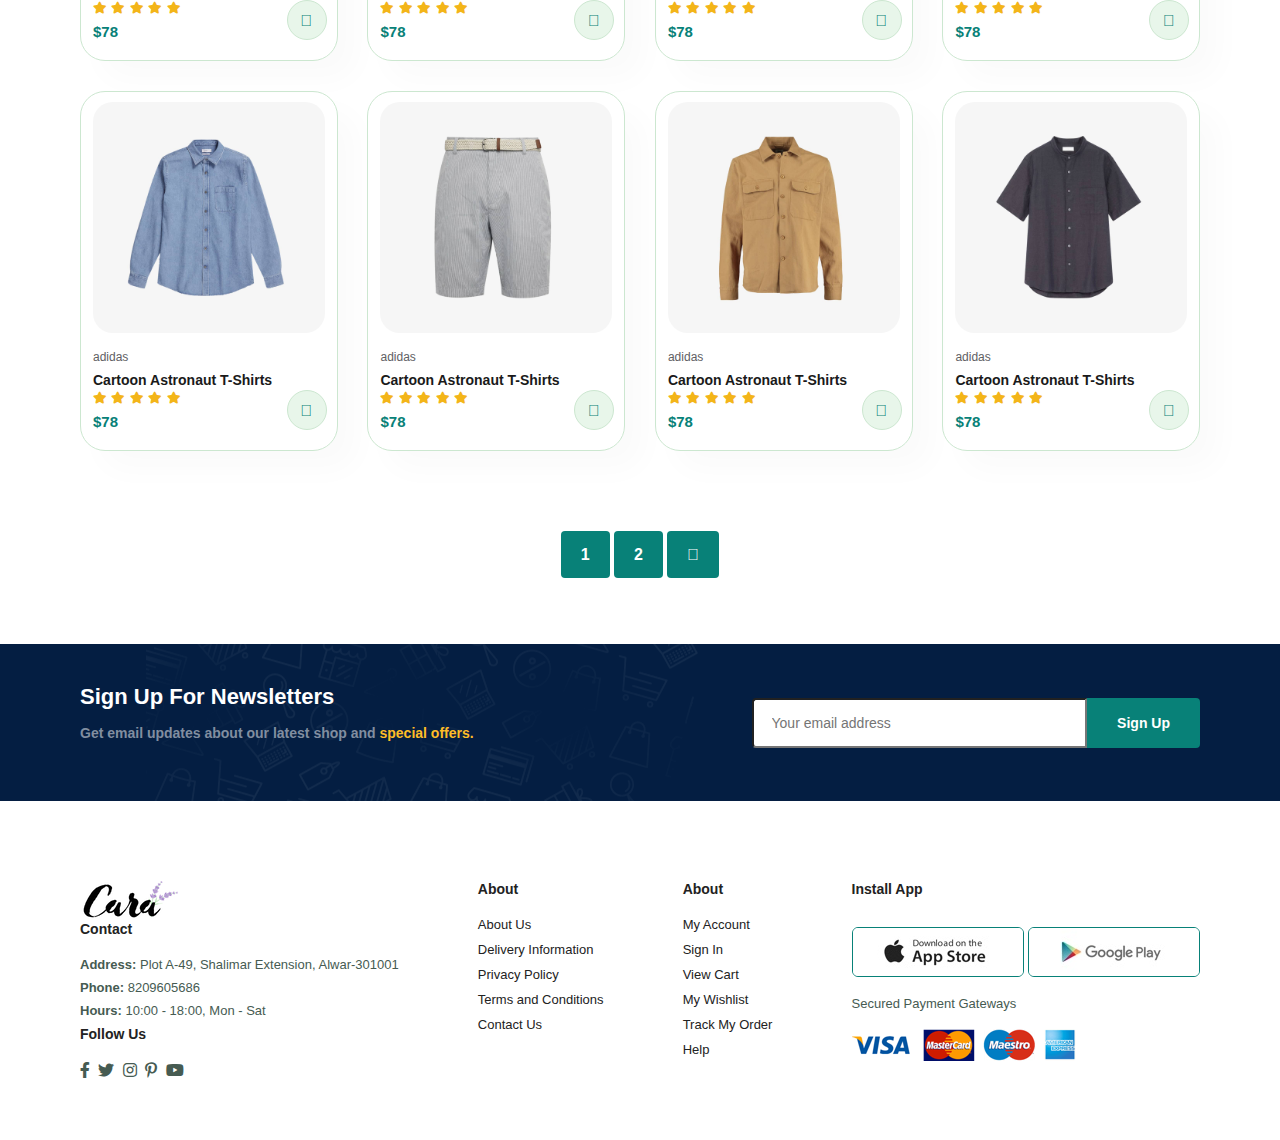
<file: shop.html>
<!DOCTYPE html>
<html lang="en">

<head>
    <meta charset="UTF-8">
    <meta http-equiv="X-UA-Compatible" content="IE=edge">
    <meta name="viewport" content="width=device-width, initial-scale=1.0">
    <title>MyCart - Shop</title>
    <link rel="stylesheet" href="https://pro.fontawesome.com/releases/v5.10.0/css/all.css"/>

    <link rel="stylesheet" href="style.css">
</head>

<body>

    <section id="header">
        <a href="#"><img src="img/logo.png" class="logo" alt="Wait!!!"></a>
        <div>
            <ul id="navbar">
                <li><a href="index.html">Home</a></li>
                <li><a class="active" href="shop.html">Shop</a></li>
                <li><a href="blog.html">Blog</a></li>
                <li><a href="about.html">About</a></li>
                <li><a href="contact.html">Contacts</a></li>
                <li><a href="cart.html"><i class="far fa-shopping-bag"></i></a></li>
            </ul>
        </div>
    </section>

    <section id="page-header">
        
        <h2>#stayhome</h2>
        
        <p>Save more with coupon & upto 70% off!</p>
        
    </section>


    

    <section id="product1" class="section-p1">
        
        <div class="pro-container">
            <div class="pro" onclick="window.location.href='sproduct.html';">
                <img src="img/products/f1.jpg" alt="">
                <div class="des">
                    <span>adidas</span>
                    <h5>Cartoon Astronaut T-Shirts</h5>
                    <div class="star">
                        <i class="fas fa-star"></i>
                        <i class="fas fa-star"></i>
                        <i class="fas fa-star"></i>
                        <i class="fas fa-star"></i>
                        <i class="fas fa-star"></i>
                    </div>
                    <h4>$78</h4>
                </div>
                <a href="#"><i class="fal fa-shopping-cart cart"></i></a>
            </div>
            <div class="pro">
                <img src="img/products/f2.jpg" alt="">
                <div class="des">
                    <span>adidas</span>
                    <h5>Cartoon Astronaut T-Shirts</h5>
                    <div class="star">
                        <i class="fas fa-star"></i>
                        <i class="fas fa-star"></i>
                        <i class="fas fa-star"></i>
                        <i class="fas fa-star"></i>
                        <i class="fas fa-star"></i>
                    </div>
                    <h4>$78</h4>
                </div>
                <a href="#"><i class="fal fa-shopping-cart cart"></i></a>
            </div>
            <div class="pro">
                <img src="img/products/f3.jpg" alt="">
                <div class="des">
                    <span>adidas</span>
                    <h5>Cartoon Astronaut T-Shirts</h5>
                    <div class="star">
                        <i class="fas fa-star"></i>
                        <i class="fas fa-star"></i>
                        <i class="fas fa-star"></i>
                        <i class="fas fa-star"></i>
                        <i class="fas fa-star"></i>
                    </div>
                    <h4>$78</h4>
                </div>
                <a href="#"><i class="fal fa-shopping-cart cart"></i></a>
            </div>
            <div class="pro">
                <img src="img/products/f4.jpg" alt="">
                <div class="des">
                    <span>adidas</span>
                    <h5>Cartoon Astronaut T-Shirts</h5>
                    <div class="star">
                        <i class="fas fa-star"></i>
                        <i class="fas fa-star"></i>
                        <i class="fas fa-star"></i>
                        <i class="fas fa-star"></i>
                        <i class="fas fa-star"></i>
                    </div>
                    <h4>$78</h4>
                </div>
                <a href="#"><i class="fal fa-shopping-cart cart"></i></a>
            </div>
            <div class="pro">
                <img src="img/products/f5.jpg" alt="">
                <div class="des">
                    <span>adidas</span>
                    <h5>Cartoon Astronaut T-Shirts</h5>
                    <div class="star">
                        <i class="fas fa-star"></i>
                        <i class="fas fa-star"></i>
                        <i class="fas fa-star"></i>
                        <i class="fas fa-star"></i>
                        <i class="fas fa-star"></i>
                    </div>
                    <h4>$78</h4>
                </div>
                <a href="#"><i class="fal fa-shopping-cart cart"></i></a>
            </div>
            <div class="pro">
                <img src="img/products/f6.jpg" alt="">
                <div class="des">
                    <span>adidas</span>
                    <h5>Cartoon Astronaut T-Shirts</h5>
                    <div class="star">
                        <i class="fas fa-star"></i>
                        <i class="fas fa-star"></i>
                        <i class="fas fa-star"></i>
                        <i class="fas fa-star"></i>
                        <i class="fas fa-star"></i>
                    </div>
                    <h4>$78</h4>
                </div>
                <a href="#"><i class="fal fa-shopping-cart cart"></i></a>
            </div>
            <div class="pro">
                <img src="img/products/f7.jpg" alt="">
                <div class="des">
                    <span>adidas</span>
                    <h5>Cartoon Astronaut T-Shirts</h5>
                    <div class="star">
                        <i class="fas fa-star"></i>
                        <i class="fas fa-star"></i>
                        <i class="fas fa-star"></i>
                        <i class="fas fa-star"></i>
                        <i class="fas fa-star"></i>
                    </div>
                    <h4>$78</h4>
                </div>
                <a href="#"><i class="fal fa-shopping-cart cart"></i></a>
            </div>
            <div class="pro">
                <img src="img/products/f8.jpg" alt="">
                <div class="des">
                    <span>adidas</span>
                    <h5>Cartoon Astronaut T-Shirts</h5>
                    <div class="star">
                        <i class="fas fa-star"></i>
                        <i class="fas fa-star"></i>
                        <i class="fas fa-star"></i>
                        <i class="fas fa-star"></i>
                        <i class="fas fa-star"></i>
                    </div>
                    <h4>$78</h4>
                </div>
                <a href="#"><i class="fal fa-shopping-cart cart"></i></a>
            </div>
        
            <div class="pro">
                <img src="img/products/n1.jpg" alt="">
                <div class="des">
                    <span>adidas</span>
                    <h5>Cartoon Astronaut T-Shirts</h5>
                    <div class="star">
                        <i class="fas fa-star"></i>
                        <i class="fas fa-star"></i>
                        <i class="fas fa-star"></i>
                        <i class="fas fa-star"></i>
                        <i class="fas fa-star"></i>
                    </div>
                    <h4>$78</h4>
                </div>
                <a href="#"><i class="fal fa-shopping-cart cart"></i></a>
            </div>
            <div class="pro">
                <img src="img/products/n2.jpg" alt="">
                <div class="des">
                    <span>adidas</span>
                    <h5>Cartoon Astronaut T-Shirts</h5>
                    <div class="star">
                        <i class="fas fa-star"></i>
                        <i class="fas fa-star"></i>
                        <i class="fas fa-star"></i>
                        <i class="fas fa-star"></i>
                        <i class="fas fa-star"></i>
                    </div>
                    <h4>$78</h4>
                </div>
                <a href="#"><i class="fal fa-shopping-cart cart"></i></a>
            </div>
            <div class="pro">
                <img src="img/products/n3.jpg" alt="">
                <div class="des">
                    <span>adidas</span>
                    <h5>Cartoon Astronaut T-Shirts</h5>
                    <div class="star">
                        <i class="fas fa-star"></i>
                        <i class="fas fa-star"></i>
                        <i class="fas fa-star"></i>
                        <i class="fas fa-star"></i>
                        <i class="fas fa-star"></i>
                    </div>
                    <h4>$78</h4>
                </div>
                <a href="#"><i class="fal fa-shopping-cart cart"></i></a>
            </div>
            <div class="pro">
                <img src="img/products/n4.jpg" alt="">
                <div class="des">
                    <span>adidas</span>
                    <h5>Cartoon Astronaut T-Shirts</h5>
                    <div class="star">
                        <i class="fas fa-star"></i>
                        <i class="fas fa-star"></i>
                        <i class="fas fa-star"></i>
                        <i class="fas fa-star"></i>
                        <i class="fas fa-star"></i>
                    </div>
                    <h4>$78</h4>
                </div>
                <a href="#"><i class="fal fa-shopping-cart cart"></i></a>
            </div>
            <div class="pro">
                <img src="img/products/n5.jpg" alt="">
                <div class="des">
                    <span>adidas</span>
                    <h5>Cartoon Astronaut T-Shirts</h5>
                    <div class="star">
                        <i class="fas fa-star"></i>
                        <i class="fas fa-star"></i>
                        <i class="fas fa-star"></i>
                        <i class="fas fa-star"></i>
                        <i class="fas fa-star"></i>
                    </div>
                    <h4>$78</h4>
                </div>
                <a href="#"><i class="fal fa-shopping-cart cart"></i></a>
            </div>
            <div class="pro">
                <img src="img/products/n6.jpg" alt="">
                <div class="des">
                    <span>adidas</span>
                    <h5>Cartoon Astronaut T-Shirts</h5>
                    <div class="star">
                        <i class="fas fa-star"></i>
                        <i class="fas fa-star"></i>
                        <i class="fas fa-star"></i>
                        <i class="fas fa-star"></i>
                        <i class="fas fa-star"></i>
                    </div>
                    <h4>$78</h4>
                </div>
                <a href="#"><i class="fal fa-shopping-cart cart"></i></a>
            </div>
            <div class="pro">
                <img src="img/products/n7.jpg" alt="">
                <div class="des">
                    <span>adidas</span>
                    <h5>Cartoon Astronaut T-Shirts</h5>
                    <div class="star">
                        <i class="fas fa-star"></i>
                        <i class="fas fa-star"></i>
                        <i class="fas fa-star"></i>
                        <i class="fas fa-star"></i>
                        <i class="fas fa-star"></i>
                    </div>
                    <h4>$78</h4>
                </div>
                <a href="#"><i class="fal fa-shopping-cart cart"></i></a>
            </div>
            <div class="pro">
                <img src="img/products/n8.jpg" alt="">
                <div class="des">
                    <span>adidas</span>
                    <h5>Cartoon Astronaut T-Shirts</h5>
                    <div class="star">
                        <i class="fas fa-star"></i>
                        <i class="fas fa-star"></i>
                        <i class="fas fa-star"></i>
                        <i class="fas fa-star"></i>
                        <i class="fas fa-star"></i>
                    </div>
                    <h4>$78</h4>
                </div>
                <a href="#"><i class="fal fa-shopping-cart cart"></i></a>
            </div>
        </div>
    </section>

    <section id="pagination" class="section-p1">
        <a href="#">1</a>
        <a href="#">2</a>
        <a href="#"><i class="fal fa-long-arrow-alt-right"></i></a>
    </section>    

    

    <section id="newsletter" class="section-p1 section-m1">
        <div class="newstext">
            <h4>Sign Up For Newsletters</h4>
            <p>Get email updates about our latest shop and <span>special offers.</span></p>
        </div>
        <div class="form">
            <input type="text" placeholder="Your email address">
            <button class="normal">Sign Up</button>
        </div>
    </section>

    <footer class="section-p1">
        <div class="col">
            <img src="img/logo.png" alt="">
            <h4>Contact</h4>
            <p><strong>Address:</strong> Plot A-49, Shalimar Extension, Alwar-301001</p>
            <p><strong>Phone:</strong> 8209605686</p>
            <p><strong>Hours:</strong> 10:00 - 18:00, Mon - Sat</p>
            <div class="follow">
                <h4>Follow Us</h4>
                <div class="icon">
                    <i class="fab fa-facebook-f"></i>
                    <i class="fab fa-twitter"></i>
                    <i class="fab fa-instagram"></i>
                    <i class="fab fa-pinterest-p"></i>
                    <i class="fab fa-youtube"></i>
                </div>
            </div>
        </div>

        <div class="col">
            <h4>About</h4>
            <a href="#">About Us</a>
            <a href="#">Delivery Information</a>
            <a href="#">Privacy Policy</a>
            <a href="#">Terms and Conditions</a>
            <a href="#">Contact Us</a>
        </div>

        <div class="col">
            <h4>About</h4>
            <a href="#">My Account</a>
            <a href="#">Sign In</a>
            <a href="#">View Cart</a>
            <a href="#">My Wishlist</a>
            <a href="#">Track My Order</a>
            <a href="#">Help</a>
        </div>
        
        <div class="col install">
            <h4>Install App</h4>
            <div class="row">
                <img src="img/pay/app.jpg" alt="">
                <img src="img/pay/play.jpg" alt="">
            </div>
            <p>Secured Payment Gateways</p>
            <img src="img/pay/pay.png" alt="">
        </div>

        <!-- <div class="copyright">
            <p>© 2021, Bhanu Gaur - Ecommerce Website</p>
        </div> -->
    </footer>

    <script src="script.js"></script>
</body>

</html>
</file>
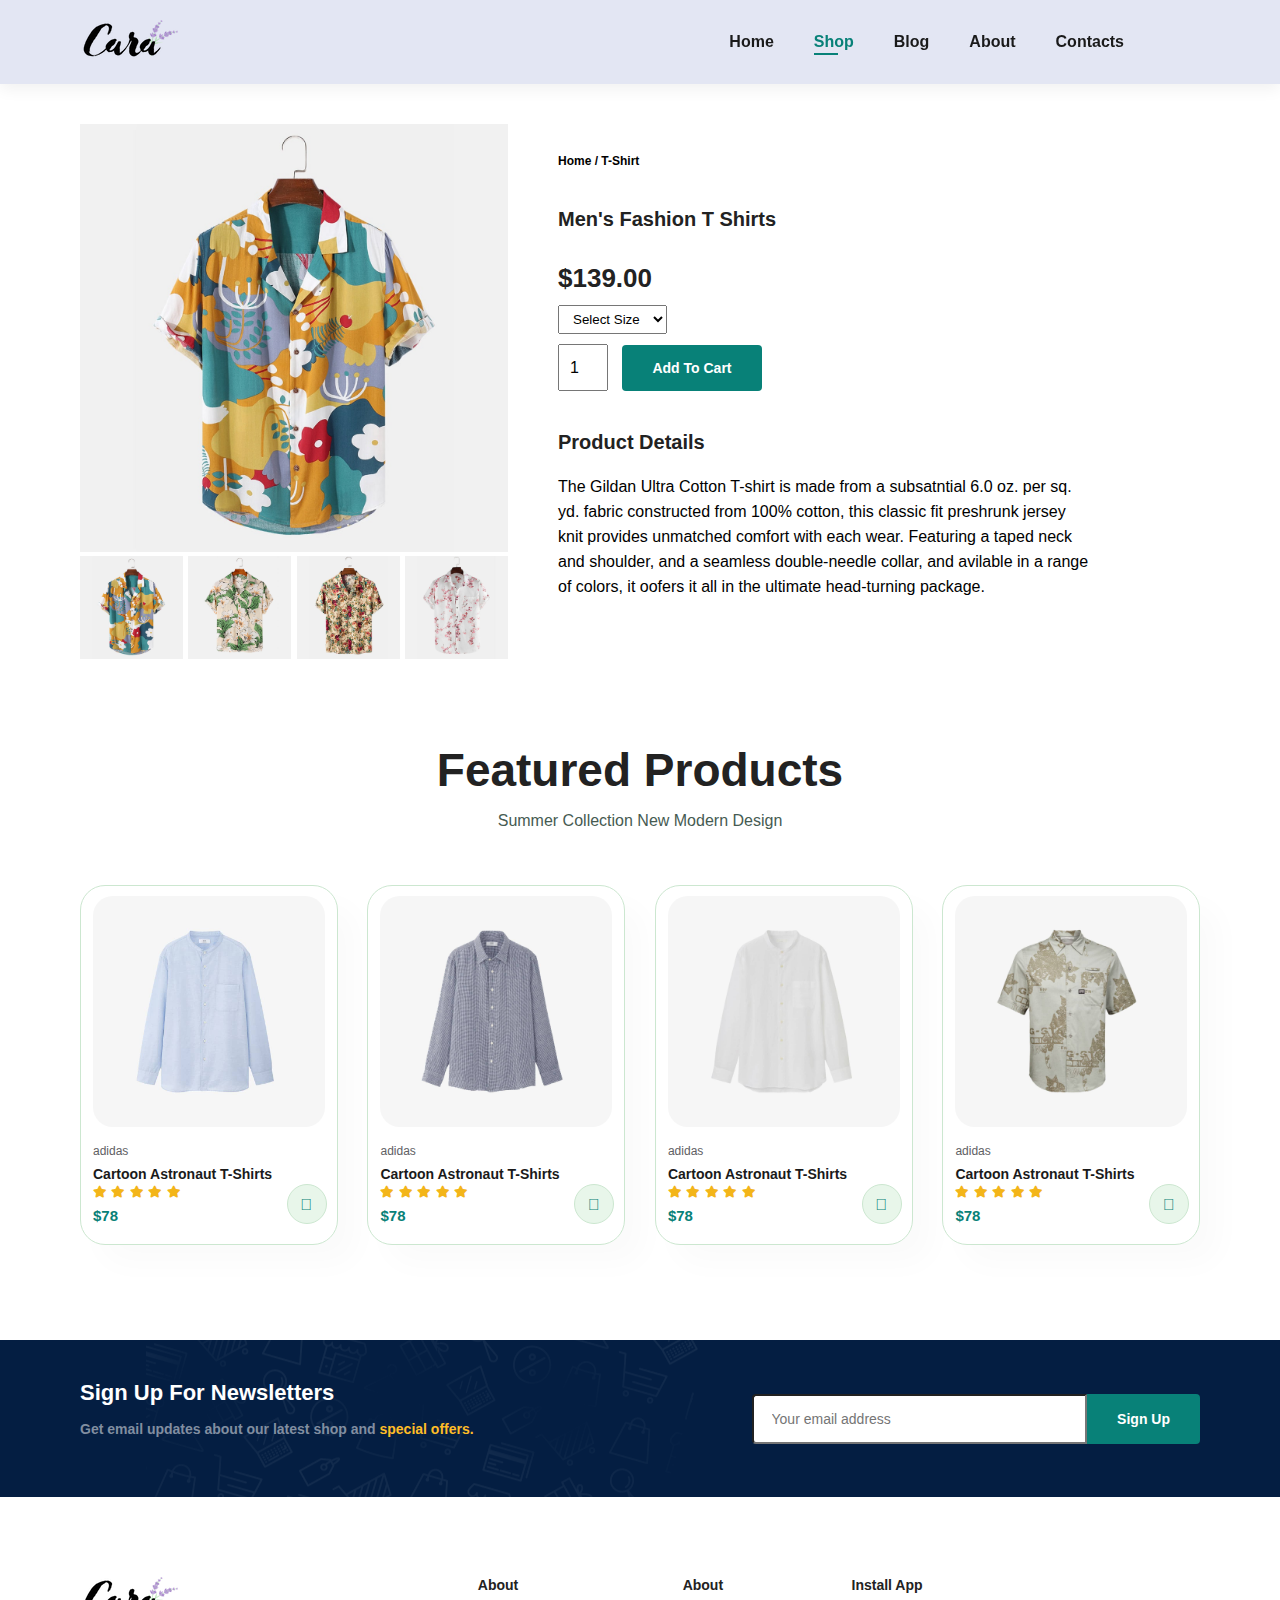
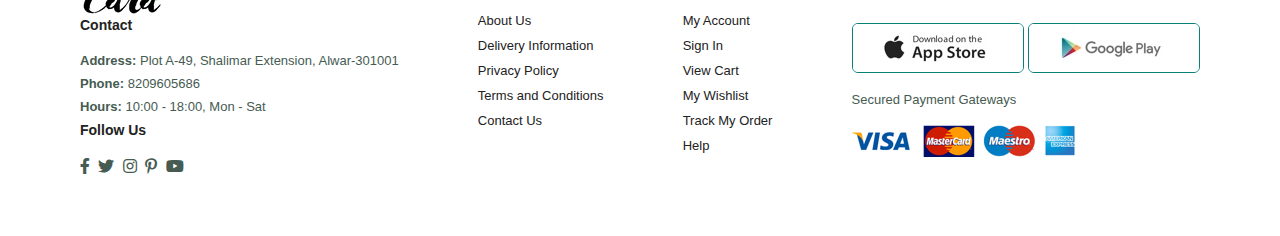
<file: sproduct.html>
<!DOCTYPE html>
<html lang="en">

<head>
    <meta charset="UTF-8">
    <meta http-equiv="X-UA-Compatible" content="IE=edge">
    <meta name="viewport" content="width=device-width, initial-scale=1.0">
    <title>MyCart - T-Shirts</title>
    <link rel="stylesheet" href="https://pro.fontawesome.com/releases/v5.10.0/css/all.css"/>

    <link rel="stylesheet" href="style.css">
</head>

<body>

    <section id="header">
        <a href="#"><img src="img/logo.png" class="logo" alt="Wait!!!"></a>
        <div>
            <ul id="navbar">
                <li><a href="index.html">Home</a></li>
                <li><a class="active" href="shop.html">Shop</a></li>
                <li><a href="blog.html">Blog</a></li>
                <li><a href="about.html">About</a></li>
                <li><a href="contact.html">Contacts</a></li>
                <li><a href="cart.html"><i class="far fa-shopping-bag"></i></a></li>
            </ul>
        </div>
    </section>

    <section id="prodetails" class="section-p1">
        <div class="single-pro-image">
            <img src="img/products/f1.jpg" width="100%" id="MainImg" alt="">

            <div class="small-img-group">
                <div class="small-img-col">
                    <img src="img/products/f1.jpg" width="100%" class="small-img" alt="">
                </div>
                <div class="small-img-col">
                    <img src="img/products/f2.jpg" width="100%" class="small-img" alt="">
                </div>
                <div class="small-img-col">
                    <img src="img/products/f3.jpg" width="100%" class="small-img" alt="">
                </div>
                <div class="small-img-col">
                    <img src="img/products/f4.jpg" width="100%" class="small-img" alt="">
                </div>
            </div>
        </div>
        <div class="single-pro-details">
            <h6>Home / T-Shirt</h6>
            <h4>Men's Fashion T Shirts</h4>
            <h2>$139.00</h2>
            <select>
                <option>Select Size</option>
                <option>XL</option>
                <option>XXL</option>
                <option>Small</option>
                <option>Large</option>
            </select>
            <input type="number" value="1">
            <button class="normal">Add To Cart</button>
            <h4>Product Details</h4>
            <span>The Gildan Ultra Cotton T-shirt is made from a subsatntial 6.0 oz. per 
                sq. yd. fabric constructed from 100% cotton, this classic fit preshrunk jersey
                knit provides unmatched comfort with each wear. Featuring a taped neck and
                shoulder, and a seamless double-needle collar, and avilable in a range of
                colors, it oofers it all in the ultimate head-turning package. </span>
        </div>
    </section>

    <section id="product1" class="section-p1">
        <h2>Featured Products</h2>
        <p>Summer Collection New Modern Design</p>
        <div class="pro-container">
            <div class="pro">
                <img src="img/products/n1.jpg" alt="">
                <div class="des">
                    <span>adidas</span>
                    <h5>Cartoon Astronaut T-Shirts</h5>
                    <div class="star">
                        <i class="fas fa-star"></i>
                        <i class="fas fa-star"></i>
                        <i class="fas fa-star"></i>
                        <i class="fas fa-star"></i>
                        <i class="fas fa-star"></i>
                    </div>
                    <h4>$78</h4>
                </div>
                <a href="#"><i class="fal fa-shopping-cart cart"></i></a>
            </div>
            <div class="pro">
                <img src="img/products/n2.jpg" alt="">
                <div class="des">
                    <span>adidas</span>
                    <h5>Cartoon Astronaut T-Shirts</h5>
                    <div class="star">
                        <i class="fas fa-star"></i>
                        <i class="fas fa-star"></i>
                        <i class="fas fa-star"></i>
                        <i class="fas fa-star"></i>
                        <i class="fas fa-star"></i>
                    </div>
                    <h4>$78</h4>
                </div>
                <a href="#"><i class="fal fa-shopping-cart cart"></i></a>
            </div>
            <div class="pro">
                <img src="img/products/n3.jpg" alt="">
                <div class="des">
                    <span>adidas</span>
                    <h5>Cartoon Astronaut T-Shirts</h5>
                    <div class="star">
                        <i class="fas fa-star"></i>
                        <i class="fas fa-star"></i>
                        <i class="fas fa-star"></i>
                        <i class="fas fa-star"></i>
                        <i class="fas fa-star"></i>
                    </div>
                    <h4>$78</h4>
                </div>
                <a href="#"><i class="fal fa-shopping-cart cart"></i></a>
            </div>
            <div class="pro">
                <img src="img/products/n4.jpg" alt="">
                <div class="des">
                    <span>adidas</span>
                    <h5>Cartoon Astronaut T-Shirts</h5>
                    <div class="star">
                        <i class="fas fa-star"></i>
                        <i class="fas fa-star"></i>
                        <i class="fas fa-star"></i>
                        <i class="fas fa-star"></i>
                        <i class="fas fa-star"></i>
                    </div>
                    <h4>$78</h4>
                </div>
                <a href="#"><i class="fal fa-shopping-cart cart"></i></a>
            </div>
            
        </div>
    </section>


    <section id="newsletter" class="section-p1 section-m1">
        <div class="newstext">
            <h4>Sign Up For Newsletters</h4>
            <p>Get email updates about our latest shop and <span>special offers.</span></p>
        </div>
        <div class="form">
            <input type="text" placeholder="Your email address">
            <button class="normal">Sign Up</button>
        </div>
    </section>

    <footer class="section-p1">
        <div class="col">
            <img src="img/logo.png" alt="">
            <h4>Contact</h4>
            <p><strong>Address:</strong> Plot A-49, Shalimar Extension, Alwar-301001</p>
            <p><strong>Phone:</strong> 8209605686</p>
            <p><strong>Hours:</strong> 10:00 - 18:00, Mon - Sat</p>
            <div class="follow">
                <h4>Follow Us</h4>
                <div class="icon">
                    <i class="fab fa-facebook-f"></i>
                    <i class="fab fa-twitter"></i>
                    <i class="fab fa-instagram"></i>
                    <i class="fab fa-pinterest-p"></i>
                    <i class="fab fa-youtube"></i>
                </div>
            </div>
        </div>

        <div class="col">
            <h4>About</h4>
            <a href="#">About Us</a>
            <a href="#">Delivery Information</a>
            <a href="#">Privacy Policy</a>
            <a href="#">Terms and Conditions</a>
            <a href="#">Contact Us</a>
        </div>

        <div class="col">
            <h4>About</h4>
            <a href="#">My Account</a>
            <a href="#">Sign In</a>
            <a href="#">View Cart</a>
            <a href="#">My Wishlist</a>
            <a href="#">Track My Order</a>
            <a href="#">Help</a>
        </div>
        
        <div class="col install">
            <h4>Install App</h4>
            <div class="row">
                <img src="img/pay/app.jpg" alt="">
                <img src="img/pay/play.jpg" alt="">
            </div>
            <p>Secured Payment Gateways</p>
            <img src="img/pay/pay.png" alt="">
        </div>

        <!-- <div class="copyright">
            <p>© 2021, Bhanu Gaur - Ecommerce Website</p>
        </div> -->
    </footer>

    <script>
        var MainImg = document.getElementById("MainImg");
        var smallimg = document.getElementsByClassName("small-img");

        smallimg[0].onclick = function()
        {
            MainImg.src = smallimg[0].src;
        }
        smallimg[1].onclick = function()
        {
            MainImg.src = smallimg[1].src;
        }
        smallimg[2].onclick = function()
        {
            MainImg.src = smallimg[2].src;
        }
        smallimg[3].onclick = function()
        {
            MainImg.src = smallimg[3].src;
        }
    </script>

    <script src="script.js"></script>
</body>

</html>
</file>
<file: style.css>
@import url('https://fonts.googleapis.com/css2?family=League+Spartan&display=swap'); 
*{
    margin: 0;
    padding: 0;
    box-sizing: border-box;
    font-family: 'Spartan', sans-serif;
}

h1{
    font-size: 50px;
    line-height: 64px;
    color: #222;
}

h2{
    font-size: 46px;
    line-height: 54px;
    color: #222;
}

h4{
    font-size: 20px;
    color: #222;
}

h6{
    font-weight: 700;
    font-size: 12px;
}

p{
    font-size: 16px;
    color: #465b52;
    margin: 15px 0 20px 0;
}

.section-p1 {
    padding: 40px 80px;
}

.section-m1 {
    margin: 40px 0;
}

button.normal{
    font-size: 14px;
    font-weight: 600;
    padding: 15px 30px;
    color: #000;
    background-color: #fff;
    border-radius: 4px;
    cursor: pointer;
    border: none;
    outline: none;
    transition: 0.2s;
}

button.white{
    font-size: 13px;
    font-weight: 600;
    padding: 11px 18px;
    color: #fff;
    background-color: transparent;
    cursor: pointer;
    border: 1px solid #fff;
    outline: none;
    transition: 0.2s;
}



body{
    width: 100%;
}

/* Header Start */

#header{
    display: flex;
    align-items: center;
    justify-content: space-between;
    padding: 20px 80px;
    background: #E3E6F3;
    box-shadow: 0 5px 15px rgba(0, 0, 0, 0.06);
    z-index: 999;
    position: sticky;
    top: 0;
    left: 0;
}

#navbar{
    display: flex;
    align-items: center;
    justify-content: center;
}

#navbar li{
    list-style: none;
    padding: 0 20px;
    position: relative;
}

#navbar li a{
    text-decoration: none;
    font-size: 16px;
    font-weight: 600;
    color: #1a1a1a;
    transition: 0.3s ease;
}

#navbar li a:hover,
#navbar li a.active{
    color: #088178;
}

#navbar li a.active::after,
#navbar li a:hover::after{
    content: "";
    width: 30%;
    height: 2px;
    background: #088178;
    position: absolute;
    bottom: -4px;
    left: 20px;
}

/* Home Page */

#hero{
    background-image: url(img/hero4.png);
    height: 90vh;
    width: 100%;
    background-size: cover;
    background-position: top 25% right 0;
    padding: 0 80px;
    display: flex;
    flex-direction: column;
    align-items: flex-start;
    justify-content: center;
}

#hero h4{
    padding-bottom: 15px;
}

#hero h1{
    color: #088178;
}

#hero button{
    background-image: url(img/button.png);
    background-color: transparent;
    color: #088178;
    border: 0;
    padding: 14px 80px 14px 65px;
    background-repeat: no-repeat;
    cursor: pointer;
    font-weight: 700;
    font-size: 15px;
}

#feature{
    display: flex;
    align-items: center;
    justify-content: space-between;
    flex-wrap: wrap;
}


#feature .fe-box{
    width: 180px;
    text-align: center;
    padding: 25px 15px;
    box-shadow: 20px 20px 34px rgba(0, 0,0, 0.03);
    border: 1px solid #cce7d0;
    border-radius: 4px;
    margin: 15px 0;
}

#feature .fe-box:hover{
    box-shadow: 10px 10px 54px rgba(70, 62, 221, 0.1);
}

#feature .fe-box img{
    width: 100%;
    margin-bottom: 10px;
}

#feature .fe-box h6{
    display: inline-block;
    padding: 9px 8px 6px 8px;
    line-height: 1;
    border-radius: 4px;
    color: #088178;
    background-color: #fddde4;
}

#feature .fe-box:nth-child(2) h6{
    background-color: #cdebbc;
}

#feature .fe-box:nth-child(3) h6{
    background-color: #d1e8f2;
}

#feature .fe-box:nth-child(4) h6{
    background-color: #cdd4f8;
}

#feature .fe-box:nth-child(5) h6{
    background-color: #f6dbf6;
}

#feature .fe-box:nth-child(6) h6{
    background-color: #fff2e5;
}

#product1{
    text-align: center;
}

#product1 .pro-container{
    display: flex;
    justify-content: space-between;
    padding-top: 20px;
    flex-wrap: wrap;
}

#product1 .pro{
    width: 23%;
    min-width: 250px;
    padding: 10px 12px;
    border: 1px solid #cce7d0;
    border-radius: 25px;
    cursor: pointer;
    box-shadow: 20px 20px 30px rgba(0, 0, 0, 0.02);
    margin: 15px 0;
    transition: 0.2s ease;
    position: relative;
}

#product1 .pro:hover{
    box-shadow: 20px 20px 30px rgba(0, 0, 0, 0.06);
}

#product1 .pro img{
    width: 100%;
    border-radius: 20px;
}

#product1 .pro .des{
    text-align: start;
    padding: 10px 0;
}

#product1 .pro .des span{
    color: #606063;
    font-size: 12px;
}

#product1 .pro .des h5{
    padding-top: 7px;
    color: #1a1a1a;
    font-size: 14px;
}

#product1 .pro .des i{
    font-size: 12px;
    color: rgb(243, 181, 25);
}

#product1 .pro .des h4{
    padding-top: 7px;
    font-size: 15px;
    font-weight: 700;
    color: #088178;
}

#product1 .pro .cart{
    width: 40px;
    height: 40px;
    line-height: 40px;
    border-radius: 50px;
    background-color: #e8f6ea;
    font-weight: 500;
    color: #088178;
    border: 1px solid #cce7d0;
    position: absolute;
    bottom: 20px;
    right: 10px;
}

#banner{
    display: flex;
    flex-direction: column;
    justify-content: center;
    align-items: center;
    text-align: center;
    background-image: url(img/banner/b2.jpg);
    width: 100%;
    height: 40vh;
    background-size: cover;
    background-position: center;
}

#banner h4{
    color: #fff;
    font-size: 16px; 
}

#banner h2{
    color: #fff;
    font-size: 30px; 
    padding: 10px 0;
}

#banner h2 span{
    color: #ef3636;
}

#banner button:hover{
    background: #088178;
    color: #fff;
}

#sm-banner{
    display: flex;
    justify-content: space-between;
    flex-wrap: wrap;
}

#sm-banner .banner-box{
    display: flex;
    flex-direction: column;
    justify-content: center;
    align-items: flex-start;
    background-image: url(img/banner/b17.jpg);
    min-width: 580px;
    height: 50vh;
    background-size: cover;
    background-position: center;
    padding: 30px;
}

#sm-banner .banner-box2{
    background-image: url(img/banner/b10.jpg);
}

#sm-banner h4{
    color: #fff;
    font-size: 20px;
    font-weight: 300;
}

#sm-banner h2{
    color: #fff;
    font-size: 28px;
    font-weight: 800;
}

#sm-banner span{
    color: #fff;
    font-size: 14px;
    font-weight: 500;
    padding-bottom: 15px;
}

#sm-banner .banner-box:hover button{
    background: #088178;
    border: 1px solid #088178;
}

#banner3{
    display: flex;
    justify-content: space-between;
    flex-wrap: wrap;
    padding: 0 80px;
}

#banner3 .banner-box{
    display: flex;
    flex-direction: column;
    justify-content: center;
    align-items: flex-start;
    background-image: url(img/banner/b7.jpg);
    min-width: 30%;
    height: 30vh;
    background-size: cover;
    background-position: center;
    padding: 20px;
    margin-bottom: 20px;
} 

#banner3 .banner-box2{
    background-image: url(img/banner/b4.jpg);
}

#banner3 .banner-box3{
    background-image: url(img/banner/b18.jpg);
}

#banner3 h2{
    color: #fff;
    font-weight: 900;
    font-size: 22px;
}

#banner3 h3{
    color: #ec544e;
    font-weight: 800;
    font-size: 15px;
} 

#newsletter{
    display: flex;
    justify-content: space-between;
    flex-wrap: wrap;
    align-items: center;
    background-image: url(img/banner/b14.png);
    background-repeat: no-repeat;
    background-position: 20% 30%;
    background-color: #041e42;
}

#newsletter h4{
    font-size: 22px;
    font-weight: 700;
    color: #fff;
}

#newsletter p{
    font-size: 14px;
    font-weight: 600;
    color: #818ea0;
}

#newsletter p span{
    font-size: 14px;
    font-weight: 600;
    color: #ffbd27;
}

#newsletter .form{
    display: flex;
    width: 40%;
}

#newsletter input{
    height: 3.125rem;
    padding: 0 1.25em;
    font-size: 14px;
    width: 100%;
    border: 1px solid tranparent;
    border-radius: 4px;
    outline: none;
    border-top-right-radius: 0;
    border-bottom-right-radius: 0;
}

#newsletter button{
    background-color: #088178;
    color: #fff;
    white-space: nowrap;
    border-top-left-radius: 0;
    border-bottom-left-radius: 0;
}

footer {
    display: flex;
    flex-wrap: wrap;
    justify-content: space-between;
}

footer .col {
    display: flex;
    flex-direction: column;
    align-items: flex-start;
    margin-bottom: 20px;
}

footer .logo{
    margin-bottom: 30px;
}

footer h4{
    font-size: 14px;
    padding-bottom: 20px;
}

footer p{
    font-size: 13px;
    margin: 0 0 8px 0;
}

footer a{
    font-size: 13px;
    text-decoration: none;
    color: #222;
    margin-bottom: 10px;
}

footer .follow i {
    color: #465b52;
    padding-right: 4px;
    cursor: pointer;
}

footer .install .row img{
    border: 1px solid #088178;
    border-radius: 6px;
}

footer .install img{
    margin: 10px 0 15px 0;
}

footer .follow i:hover,
footer a:hover{
    color: #088178;
}

/* footer copyright{
    width: 100%;
    text-align: center;
} */

/* Shop Page */

#page-header{
    background-image: url(img/banner/b1.jpg);
    width: 100%;
    height: 40vh;
    background-size: cover;
    display: flex;
    justify-content: center;
    text-align: center;
    flex-direction: column;
    padding: 14px;
}

#page-header h2,
#page-header p{
    color: #fff;
}

#pagination{
    text-align: center;
}

#pagination a{
    text-decoration: none;
    background-color: #088178;
    padding: 15px 20px;
    border-radius: 4px;
    color: #fff;
    font-weight: 600;
}

#pagination a i{
    font-size: 16px;
    font-weight: 600;
}

/* Single Product */

#prodetails{
   display: flex;
    margin-right: 50px;
}

#prodetails .single-pro-image{
    width: 40%;
    margin-right: 50px;
}

.small-img-group{
    display: flex;
    justify-content: space-between;
}

.small-img-col{
    flex-basis: 24%;
    cursor: pointer;
}

#prodetails .single-pro-details{
    width: 50%;
    padding-top: 30px;
}

#prodetails .single-pro-details h4{
    padding: 40px 0 20px 0;
}

#prodetails .single-pro-details h2{
    font-size: 26px;
}

#prodetails .single-pro-details select{
    display: block;
    padding: 5px 10px;
    margin-bottom: 10px;
}

#prodetails .single-pro-details input{
    width: 50px;
    height: 47px;
    padding-left: 10px;
    font-size: 16px;
    margin-right: 10px;
}

#prodetails .single-pro-details input:focus{
    outline: none;
}

#prodetails .single-pro-details button{
    background: #088178;
    color: #fff;
}

#prodetails .single-pro-details span{
    line-height: 25px;
}

/* Blog Page */

#page-header.blog-header{
    background-image: url(img/banner/b19.jpg);
}

#blog{
    padding: 150px 150px 0 150px;
}

#blog .blog-box{
    display: flex;
    align-items: center;
    width: 100%;
    position: relative;
    padding-bottom: 90px;
}

#blog .blog-img{
    width: 50%;
    margin-right: 40px;
}

#blog img{
    width: 100%;
    height: 300px;
    object-fit: cover;
}

#blog .blog-details{
    width: 50%;
}

#blog .blog-details a{
    text-decoration: none;
    font-size: 11px;
    color: #000;
    font-weight: 700;
    position: relative;
    transition: 0.3s;
}

#blog .blog-details a::after{
    content: "";
    width: 50%;
    height: 1px;
    background-color: #000;
    position: absolute;
    top: 4px;
    right: -60px;
}

#blog .blog-details a:hover{
    color: #088178;
}

#blog .blog-details a:hover::after{
    background-color: #088178;
}

#blog .blog-box h1{
    position: absolute;
    top: -40px;
    left: 0;
    font-size: 70px;
    font-weight: 700;
    color: #c9cbce;
    z-index: -9;
}

/* About Page */

#page-header .about-header{
  background-image: url("img/pay/know.png");
}

#about-head{
    display: flex;
    align-items: center;
}

#about-head img{
    width: 50%;
    height: auto;
}

#about-head div{
    padding-left: 40px;
}

#about-app{
    text-align: center;
}

#about-app .video{
    width: 70%;
    height: 100%;
    margin: 30px auto 0 auto;
}

#about-app .video video{
    width: 70%;
    height: 100%;
    border-radius: 20px;
}

/* Contact Page */

#contact-details{
    display: flex;
    align-items: center;
    justify-content: space-between;
}

#contact-details .details{
    width: 40%;
}

#contact-details .details span,
#form-details form span{
     font-size: 12px;
}

#contact-details .details h2,
#form-details form h2{
    font-size: 26px;
    line-height: 35px;
    padding: 20px 0;
}

#contact-details .details h3{
    font-size: 16px;
    padding-bottom: 15px;
}

#contact-details .details li{
    list-style: none;
    display: flex;
    padding: 10px 0;
}

#contact-details .details li i{
    font-size: 14px;
    padding-right: 22px;
}

#contact-details .details li p{
    margin: 0;
    font-size: 14px;
}

#contact-details .map{
    width: 55%;
    height: 400px;
}

#contact-details .map iframe{
    width: 100%;
    height: 100%;
}

#form-details{
    display: flex;
    justify-content: space-between;
    margin: 30px;
    padding: 80px;
    border: 1px solid #e1e1e1;
}

#form-details form{
    width: 65%;
    display: flex;
    flex-direction: column;
    align-items: flex-start;
}

#form-details form input,
#form-details form textarea{
    width: 100%;
    padding: 12px 15px;
    outline: none;
    margin-bottom: 20px;
    border: 1px solid #e1e1e1;
}

#form-details form button{
    background-color: #088178;
    color: #fff;
}

#form-details .people div{
    padding-bottom: 25px;
    display: flex;
    align-items: flex-start;
}

#form-details .people div img{
    width: 65px;
    height: 65px;
    object-fit: cover;
    margin-right: 15px;
}

#form-details .people div p{
    margin: 0;
    font-size: 13px;
    line-height: 25px;
}

#form-details .people div p span{
    display: block;
    font-size: 16px;
    font-weight: 600;
    color: #000;
}

/* Cart Page */

#cart table{
    width: 100%;
    border-collapse: collapse;
    table-layout: fixed;
    white-space: nowrap;
}

#cart table img{
    width: 70px;
}

#cart table td:nth-child(1){
    width: 100px;
    text-align: center;
}

#cart table td:nth-child(2){
    width: 150px;
    text-align: center;
}

#cart table td:nth-child(3){
    width: 250px;
    text-align: center;
}

#cart table td:nth-child(4),
#cart table td:nth-child(5),
#cart table td:nth-child(6){
    width: 150px;
    text-align: center;
}

#cart table td:nth-child(5) input{
    width: 70px;
    padding: 10px 5px 10px 15px;
}

#cart table thead{
    border: 1px solid #e2e9e1;
    border-left: none;
    border-right: none;
}

#cart table thead td{
    font-weight: 700;
    text-transform: uppercase;
    font-size: 13px;
    padding: 18px 0;
}

#cart table tbody tr td{
    padding-top: 15px;
}

#cart table tbody td{
    font-size: 13px;
}

#cart-add{
    display: flex;
    flex-wrap: wrap;
    justify-content: space-between;
}

#coupon{
    width: 50%;
    margin-bottom: 30px;
}

#coupon h3,
#subtotal h3{
    padding-bottom: 15px;
}

#coupon input{
    padding: 10px 20px;
    outline: none;
    width: 60%;
    margin-right: 10px;
    border: 1px solid #e2e9e1;
}

#coupon button,
#subtotal button{
    background-color: #088178;
    color: #fff;
    padding: 12px 20px;
}

#subtotal{
    width: 50%;
    margin-bottom: 30px;
    border: 1px solid #e2e9e1;
    padding: 30px;
}

#subtotal table{
    border-collapse: collapse;
    width: 100%;
    margin-bottom: 20px;
}

#subtotal table td{
    width: 50%;
    border: 1px solid #e2e9e1;
    padding: 10px;
    font-size: 13px;
}
</file>
